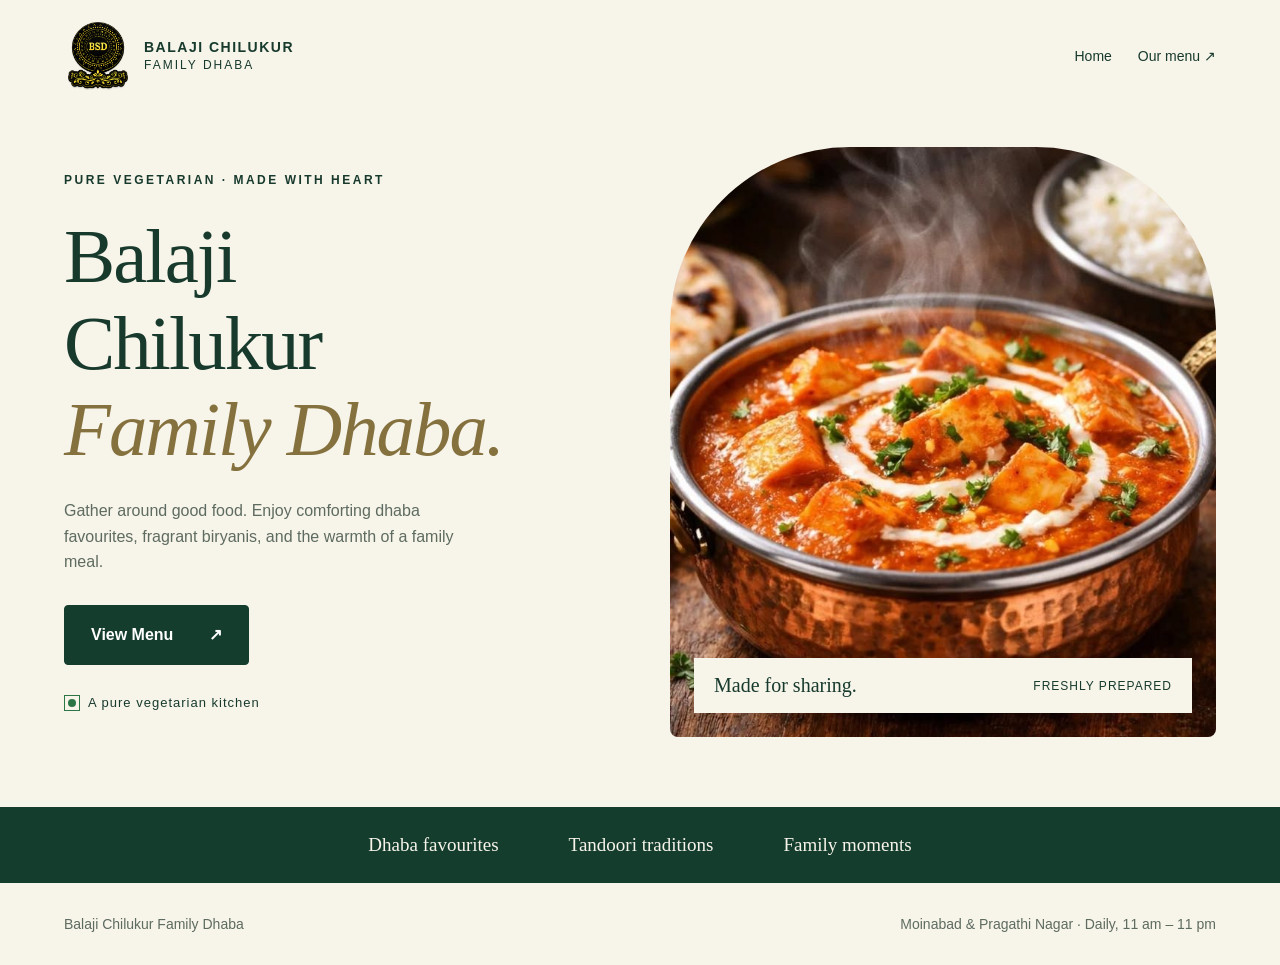
<file: index.html>
<!doctype html><html lang="en"><head><meta charset="utf-8"><meta name="viewport" content="width=device-width,initial-scale=1"><meta name="theme-color" content="#153d2e"><title>Balaji Chilukur Family Dhaba</title><meta name="description" content="Welcome to Balaji Chilukur Family Dhaba. Explore our pure vegetarian menu, from tandoori favourites to fragrant biryanis."><link rel="icon" href="logo.png?v=20260913" type="image/png"><link rel="stylesheet" href="style.css?v=20260913-cards2"></head><body><a class="skip" href="#main">Skip to content</a><header class="top"><a class="brand" href="./"><img class="brand-logo" src="logo.png?v=20260913" alt="" width="52" height="52"><span>BALAJI CHILUKUR<small>FAMILY DHABA</small></span></a><nav class="nav" aria-label="Main navigation"><a class="home-link" href="./" aria-current="page">Home</a><a href="menu/">Our menu ↗</a></nav></header><main id="main"><section class="hero"><div><span class="eyebrow">Pure vegetarian · Made with heart</span><h1>Balaji<br>Chilukur<br><em>Family Dhaba.</em></h1><p class="intro">Gather around good food. Enjoy comforting dhaba favourites, fragrant biryanis, and the warmth of a family meal.</p><a class="button" href="menu/">View Menu <span aria-hidden="true">↗</span></a><div class="veg-label"><span class="veg-icon" aria-hidden="true"></span> A pure vegetarian kitchen</div></div><div class="hero-photo"><img src="hero.jpg" alt="Paneer butter masala garnished with cream and herbs" width="600" height="700" fetchpriority="high"><div class="photo-note"><span>Made for sharing.</span><small>FRESHLY PREPARED</small></div></div></section><div class="welcome-strip"><span>Dhaba favourites</span><span>Tandoori traditions</span><span>Family moments</span></div></main><footer class="footer"><span>Balaji Chilukur Family Dhaba</span><span>Moinabad & Pragathi Nagar · Daily, 11 am – 11 pm</span></footer></body></html>
</file>
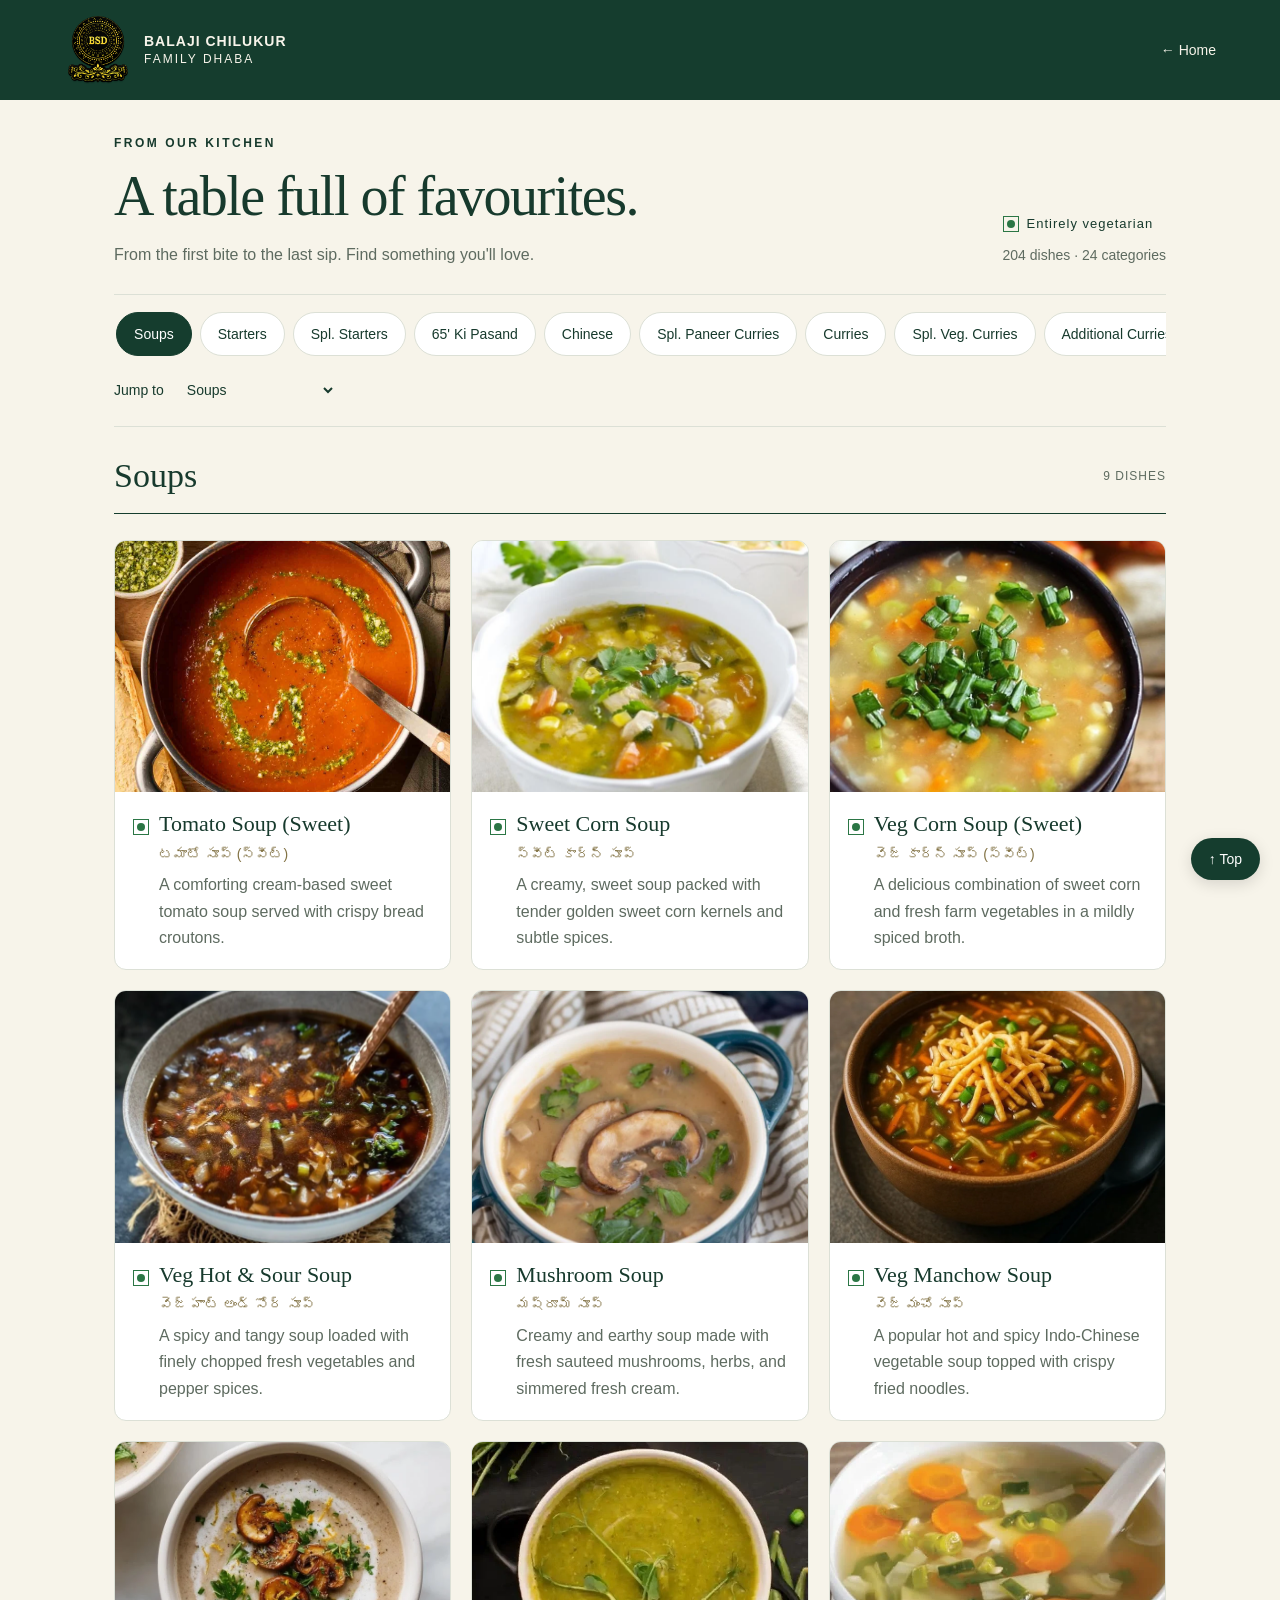
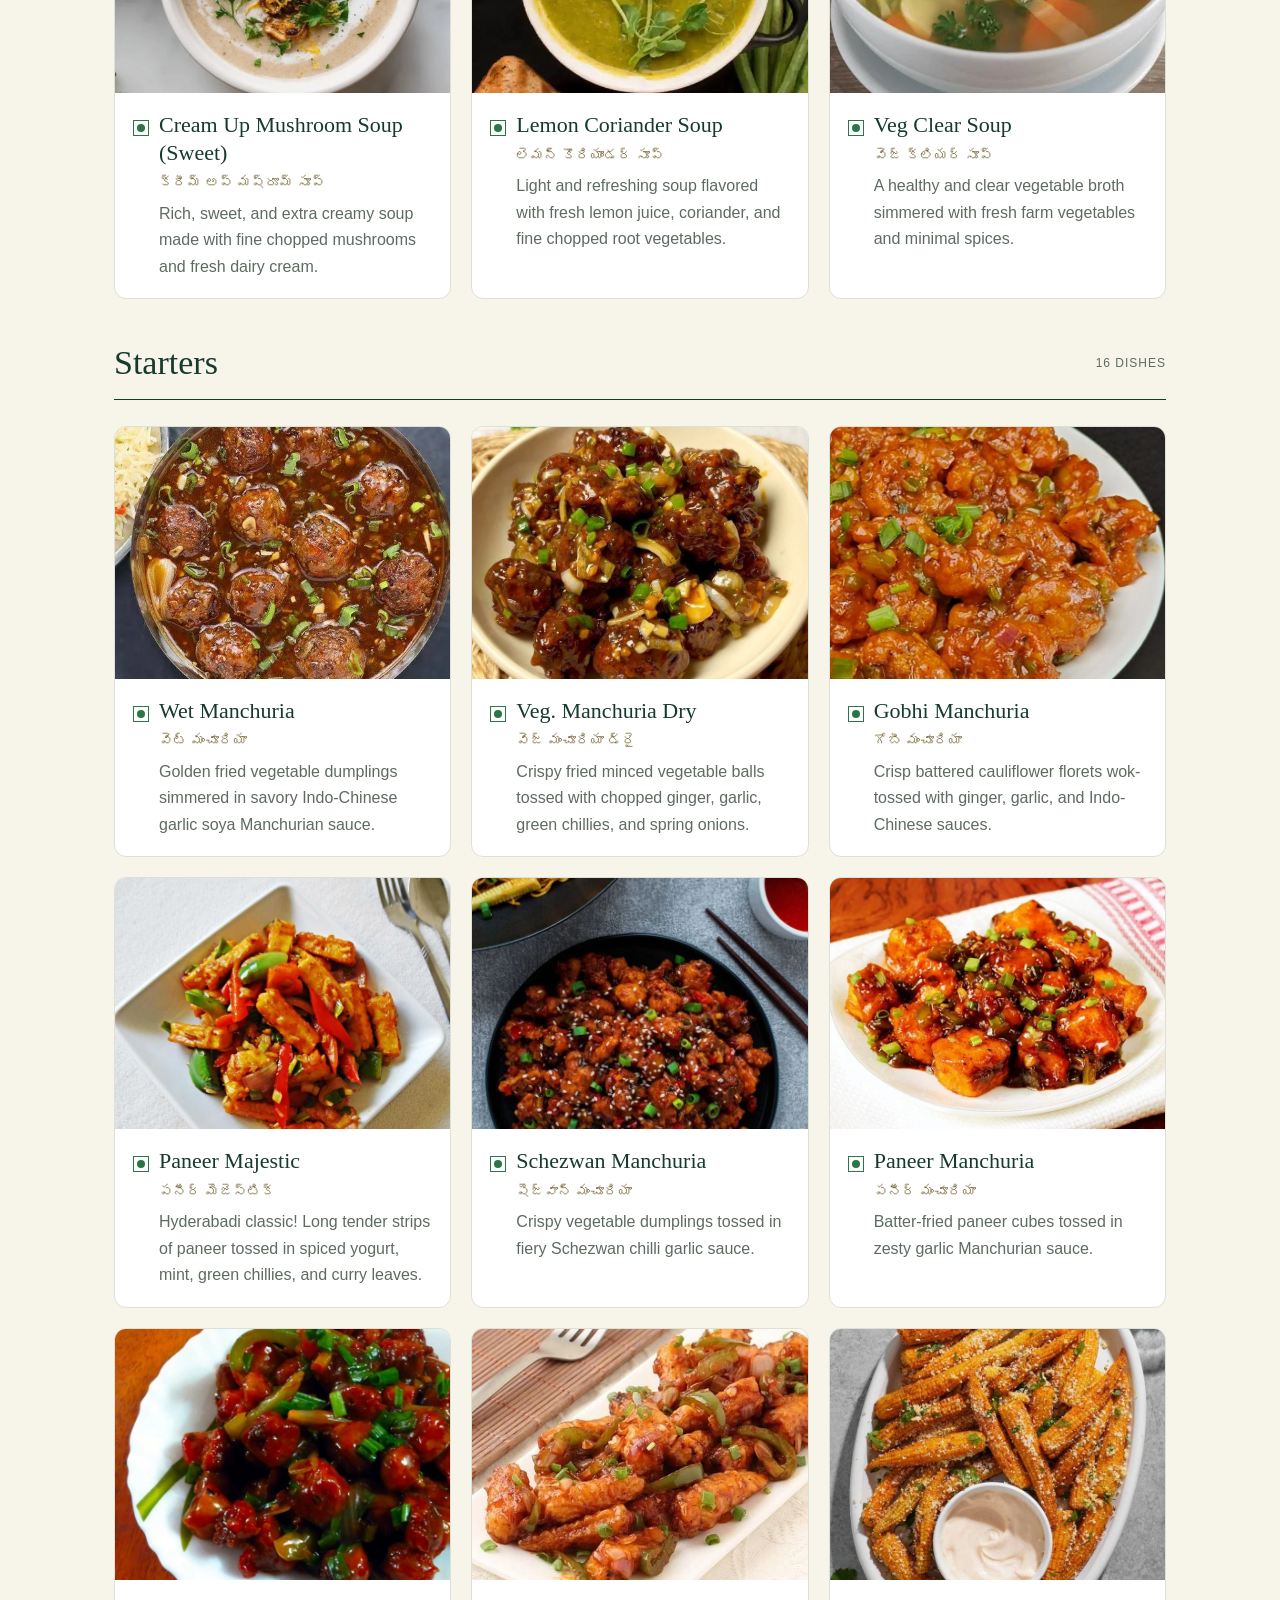
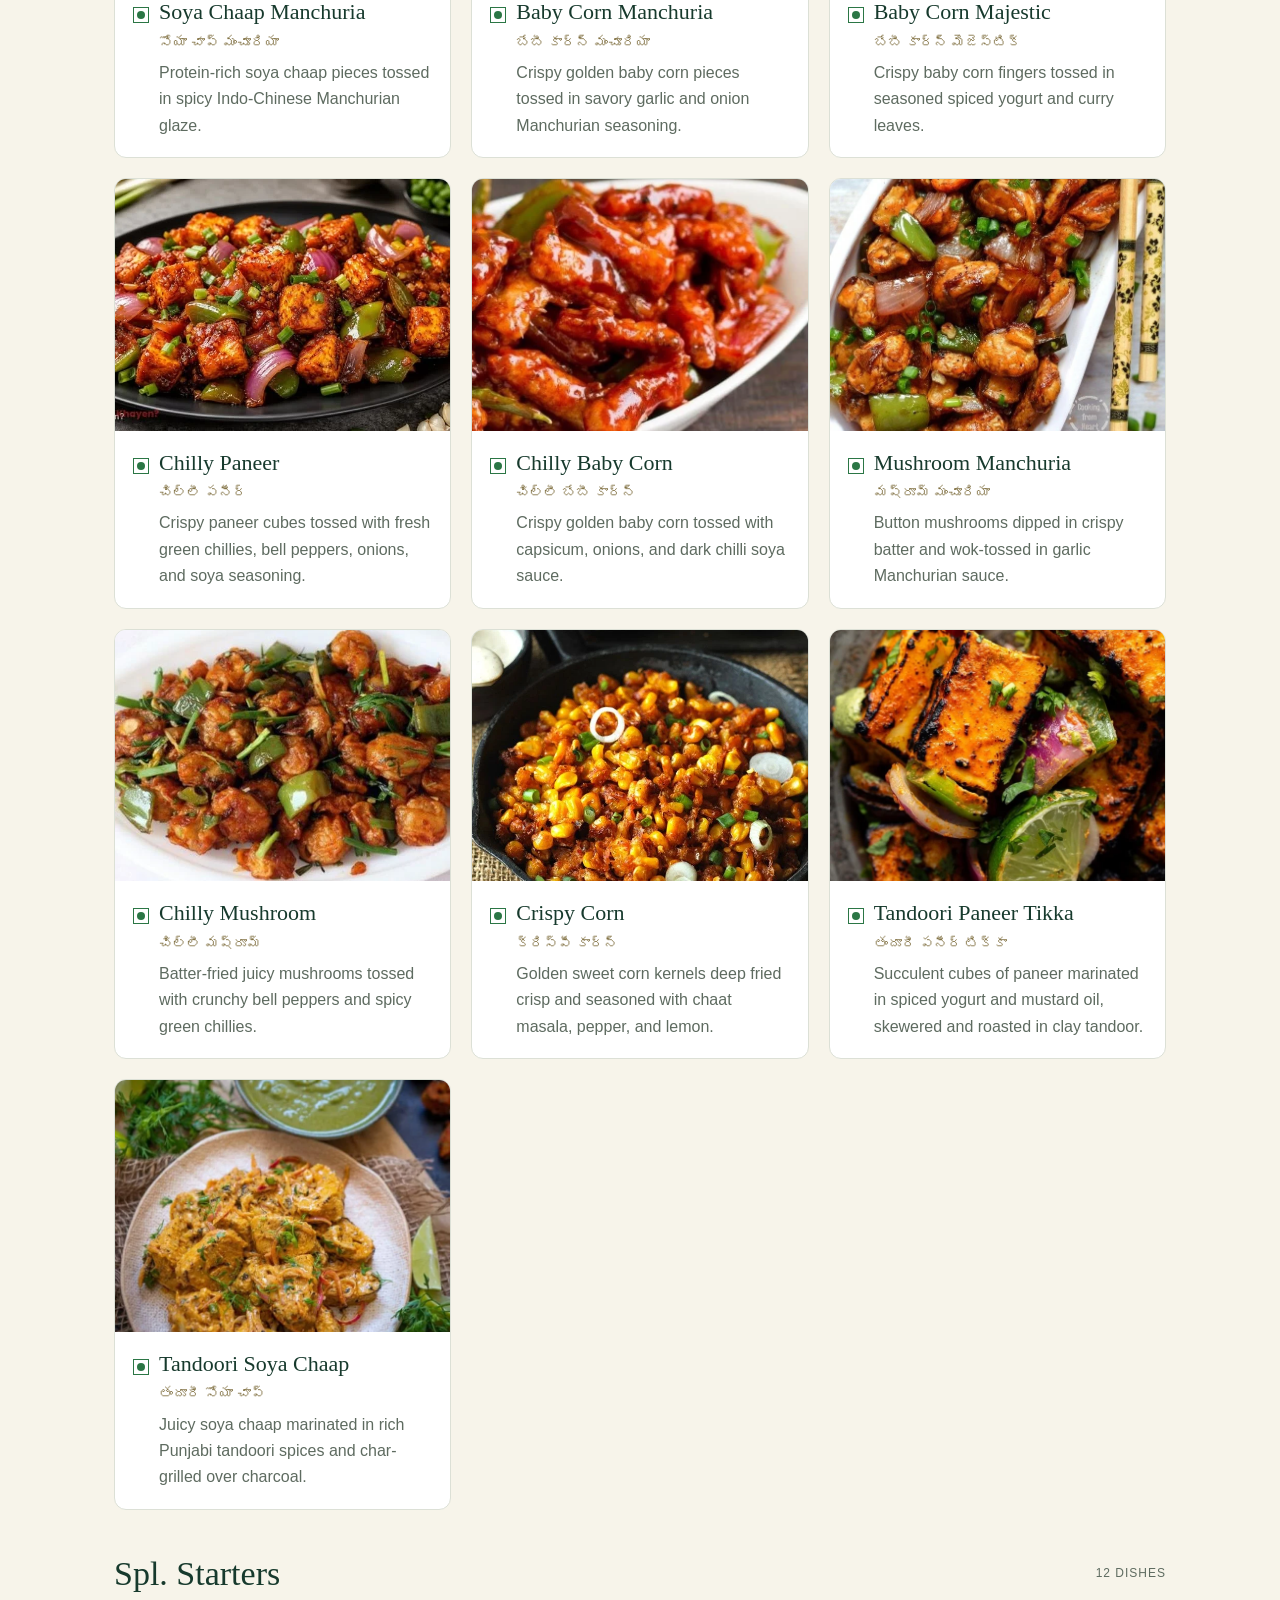
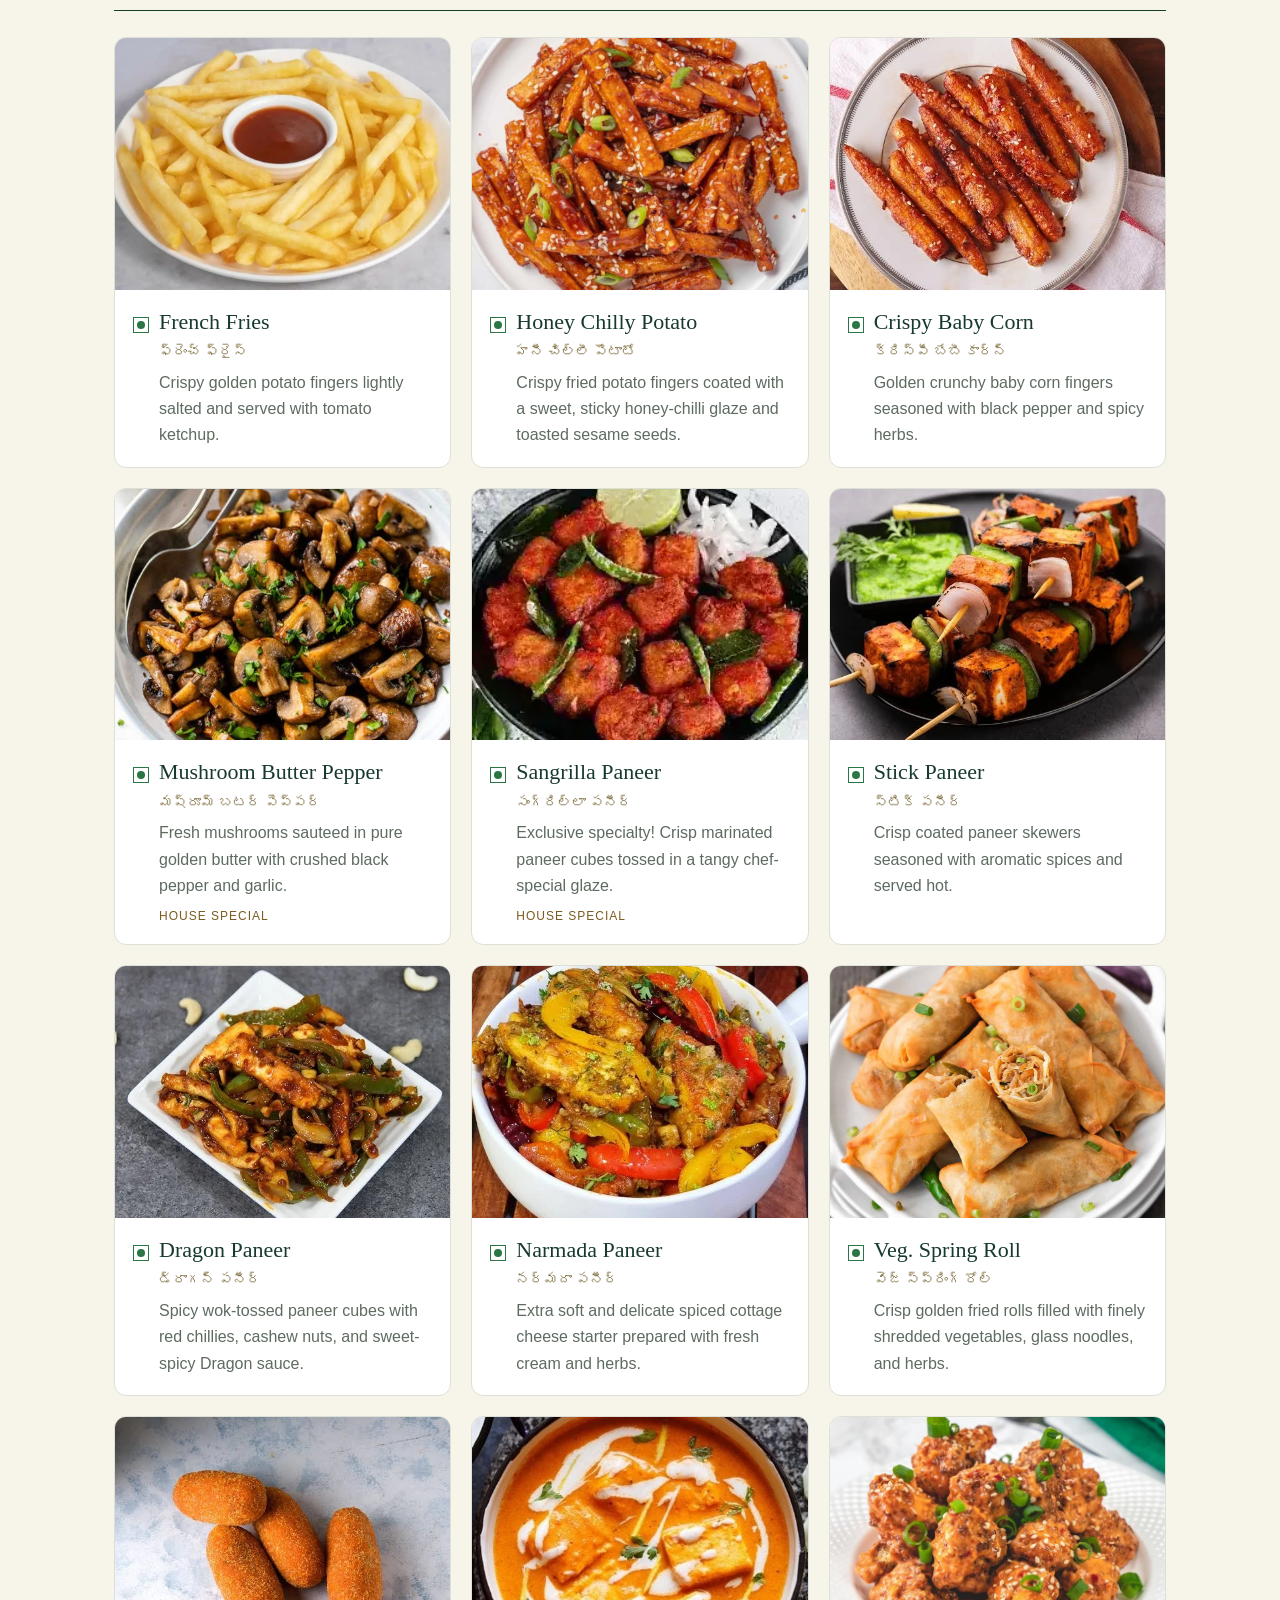
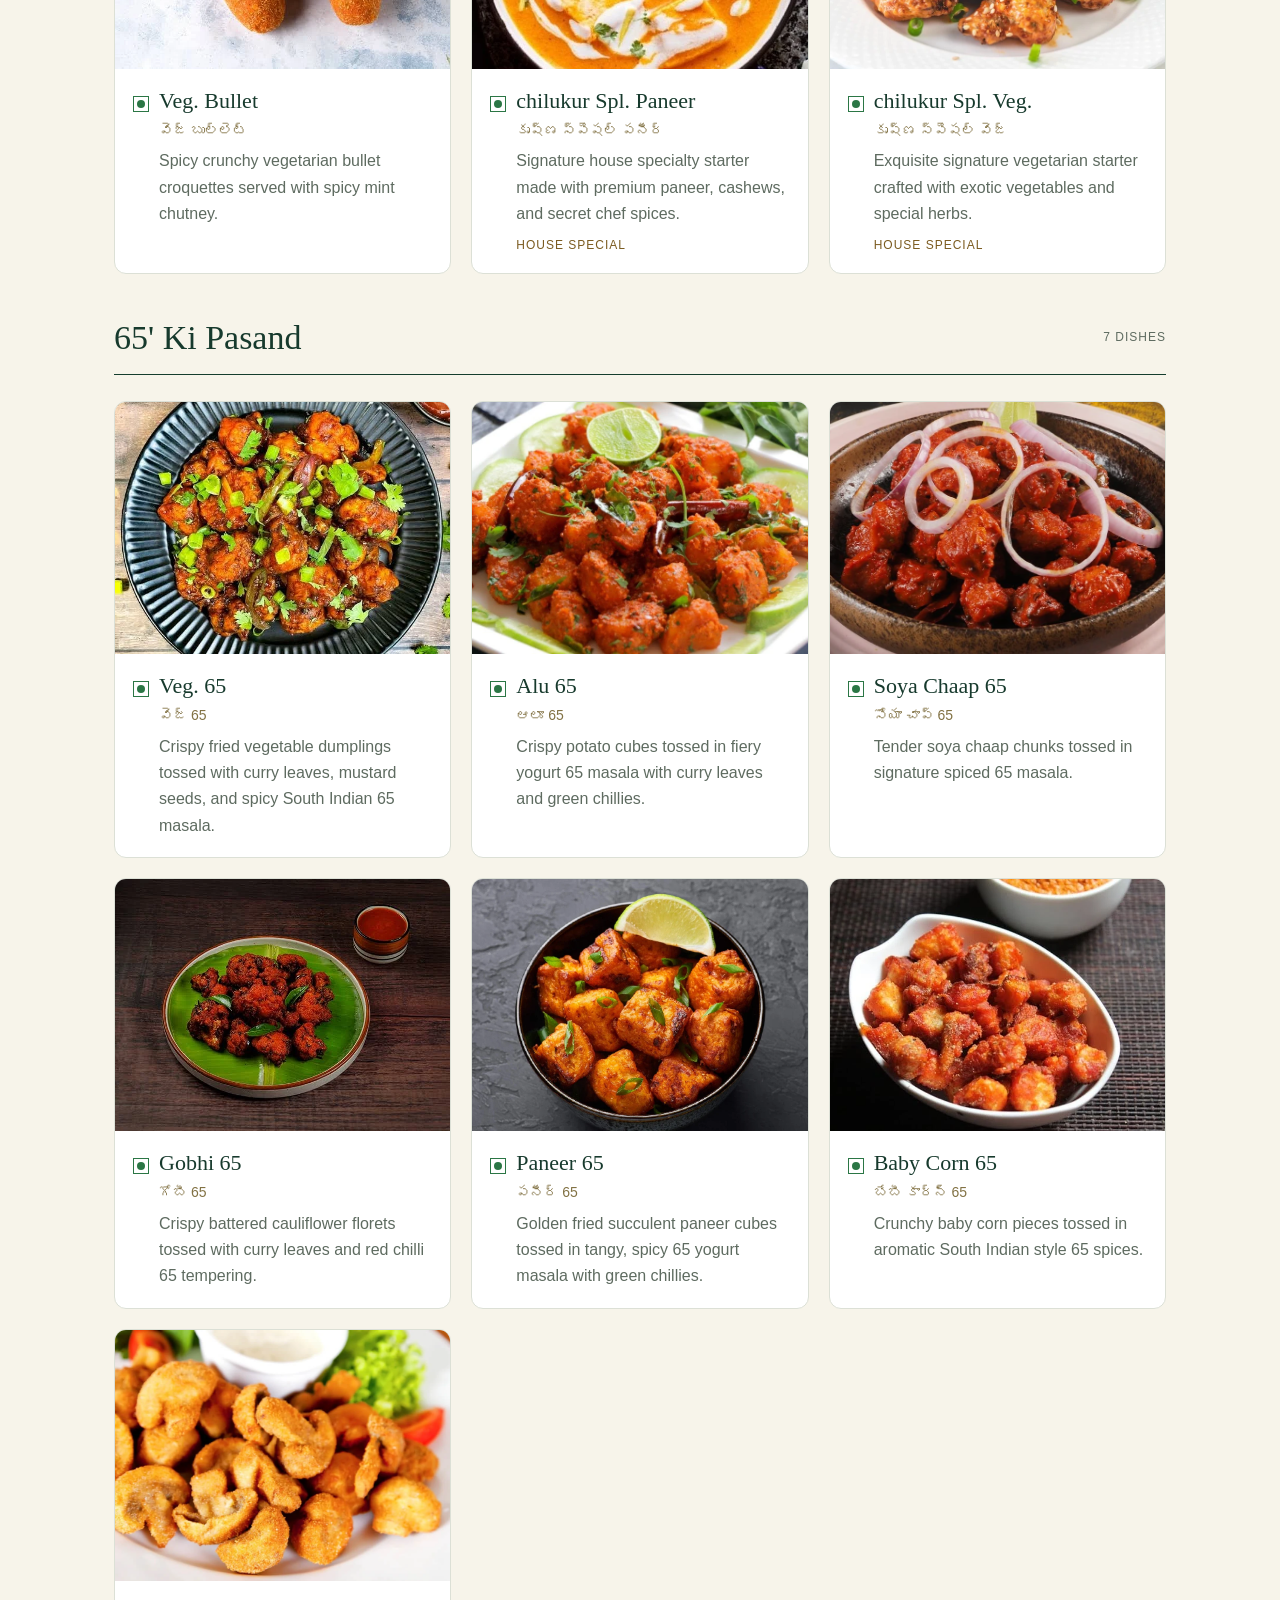
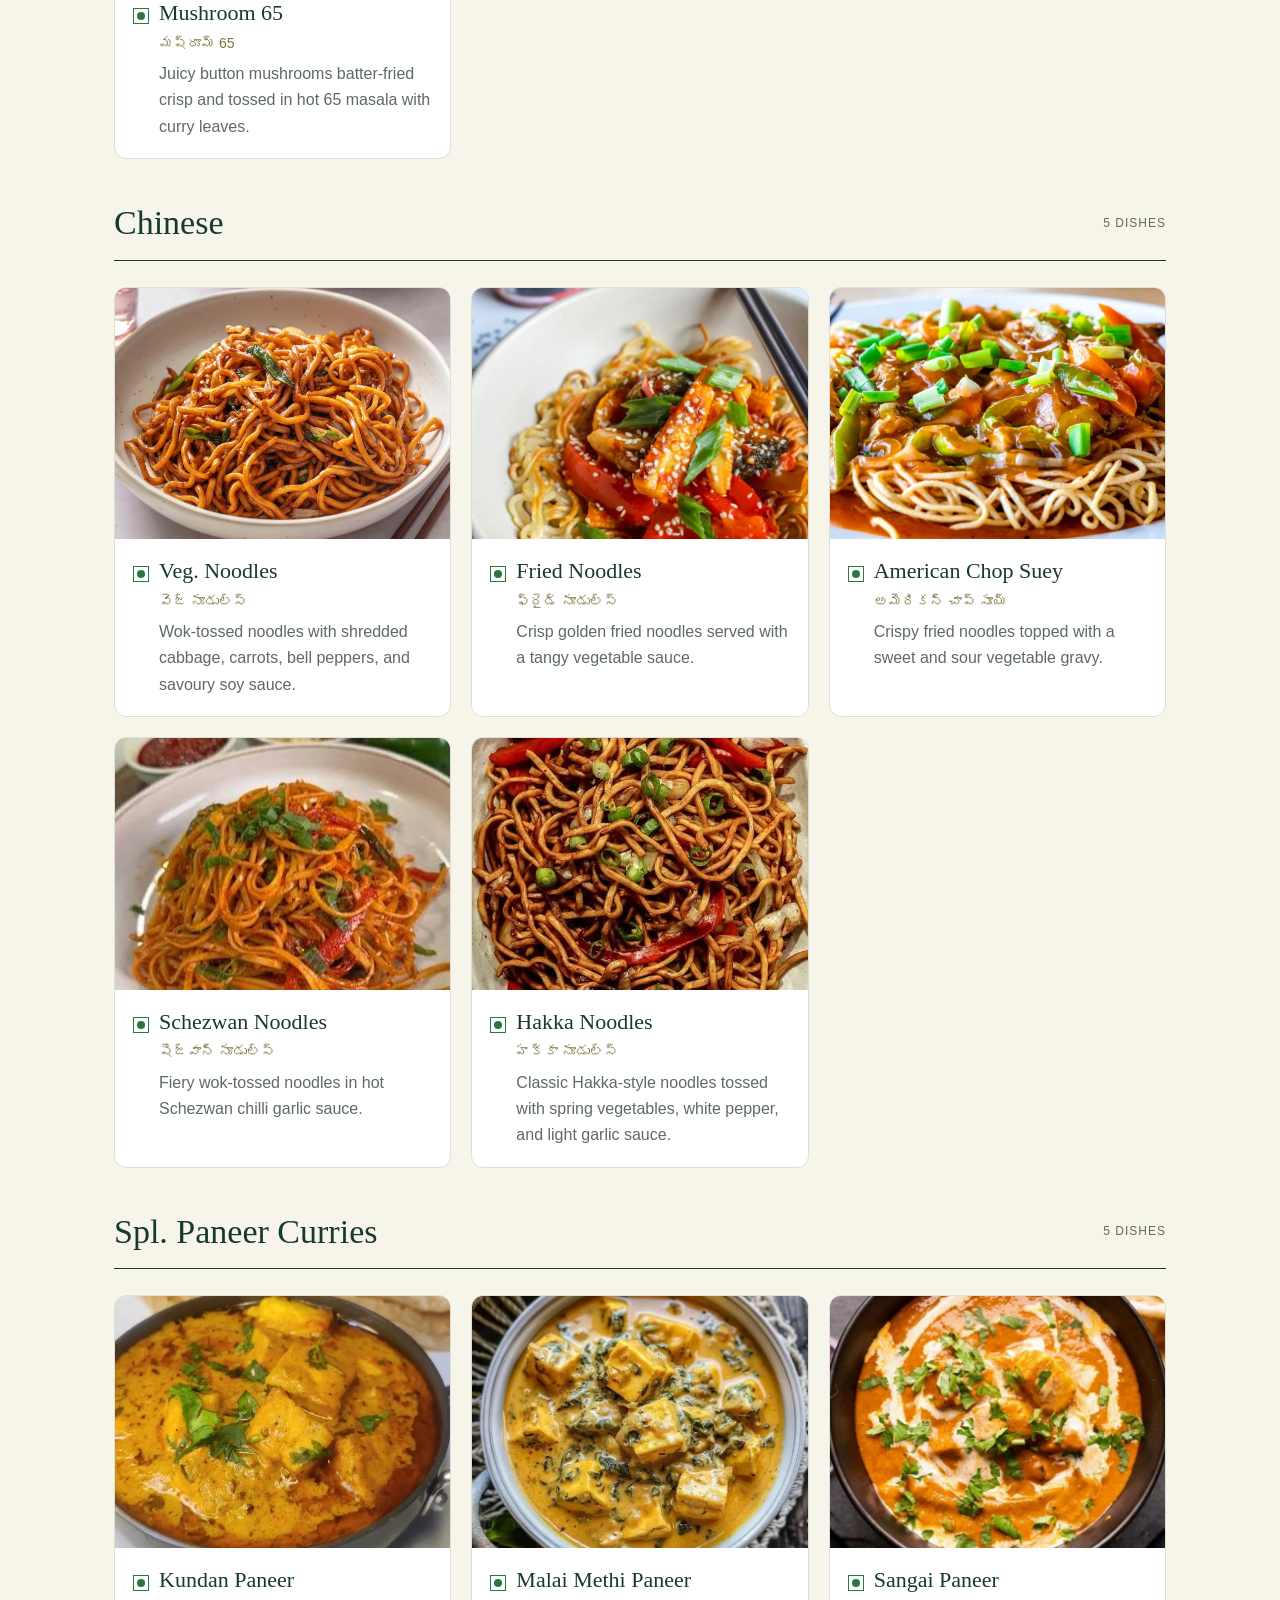
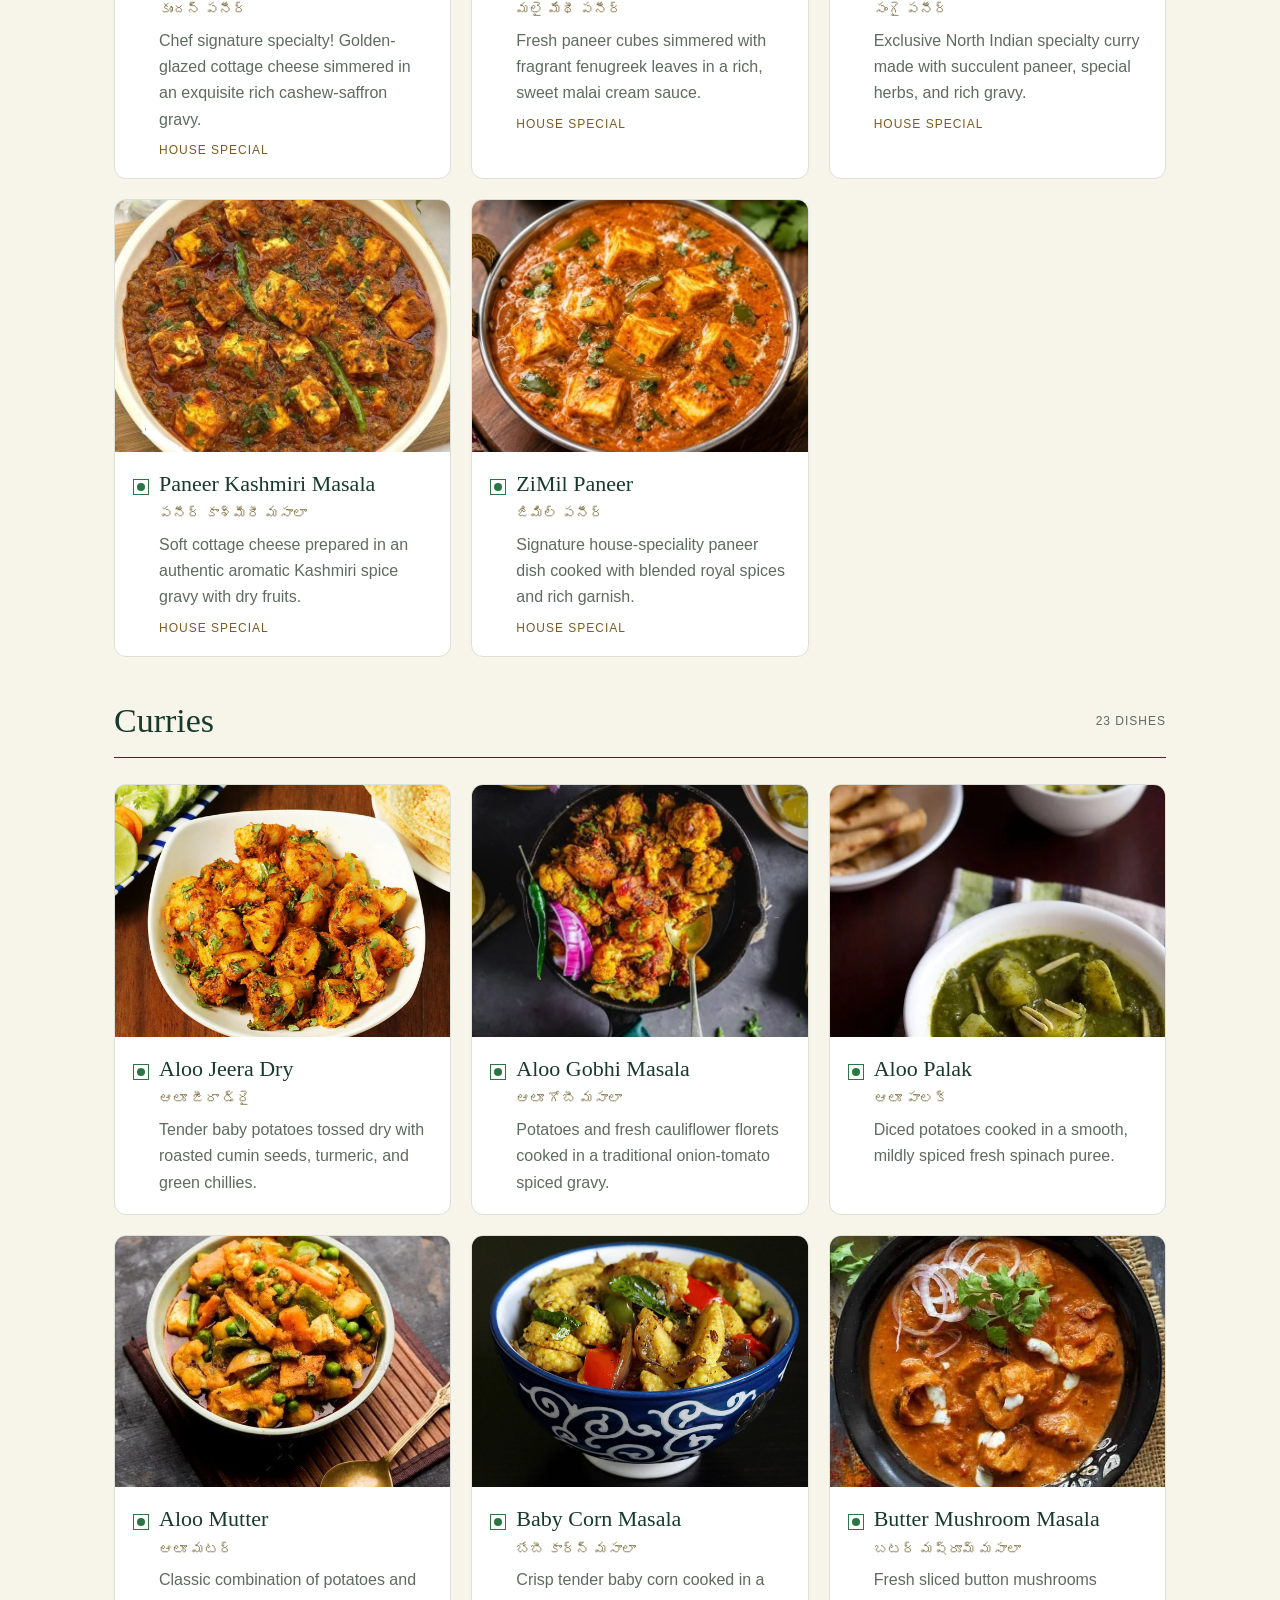
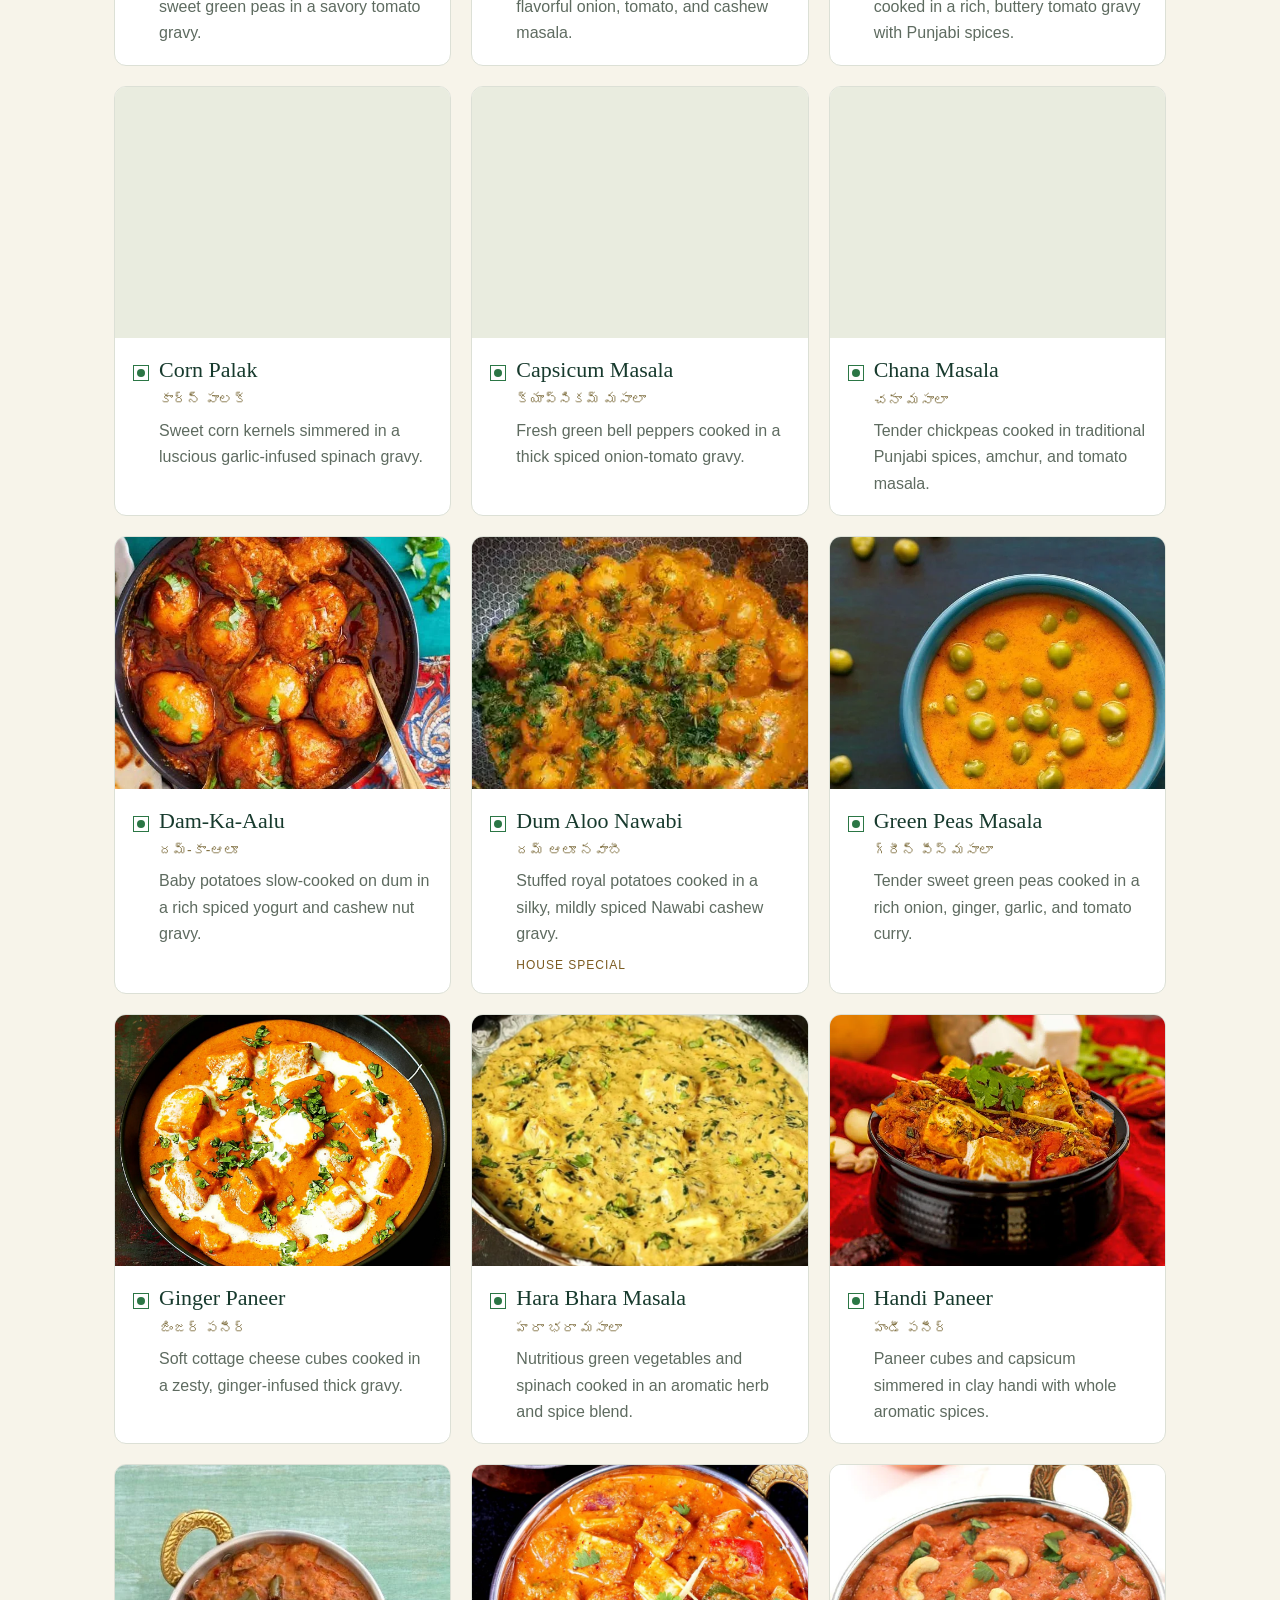
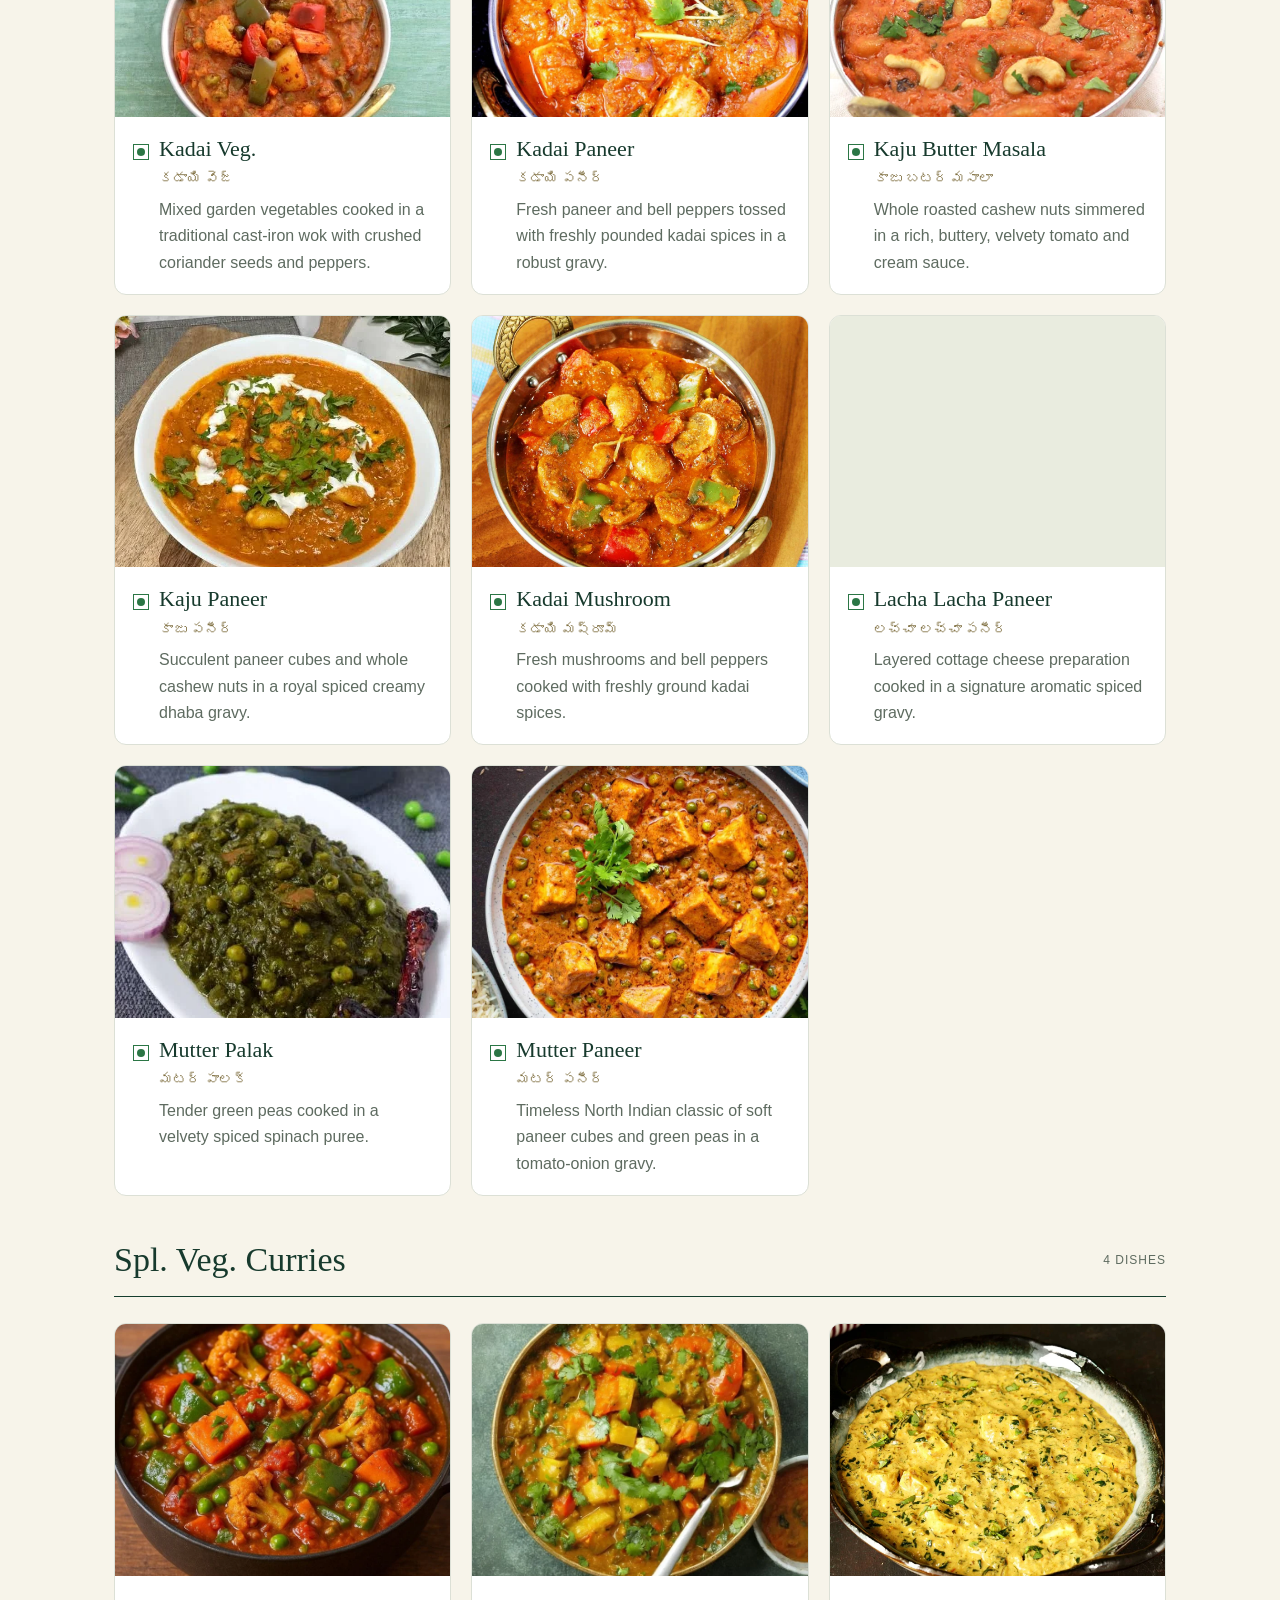
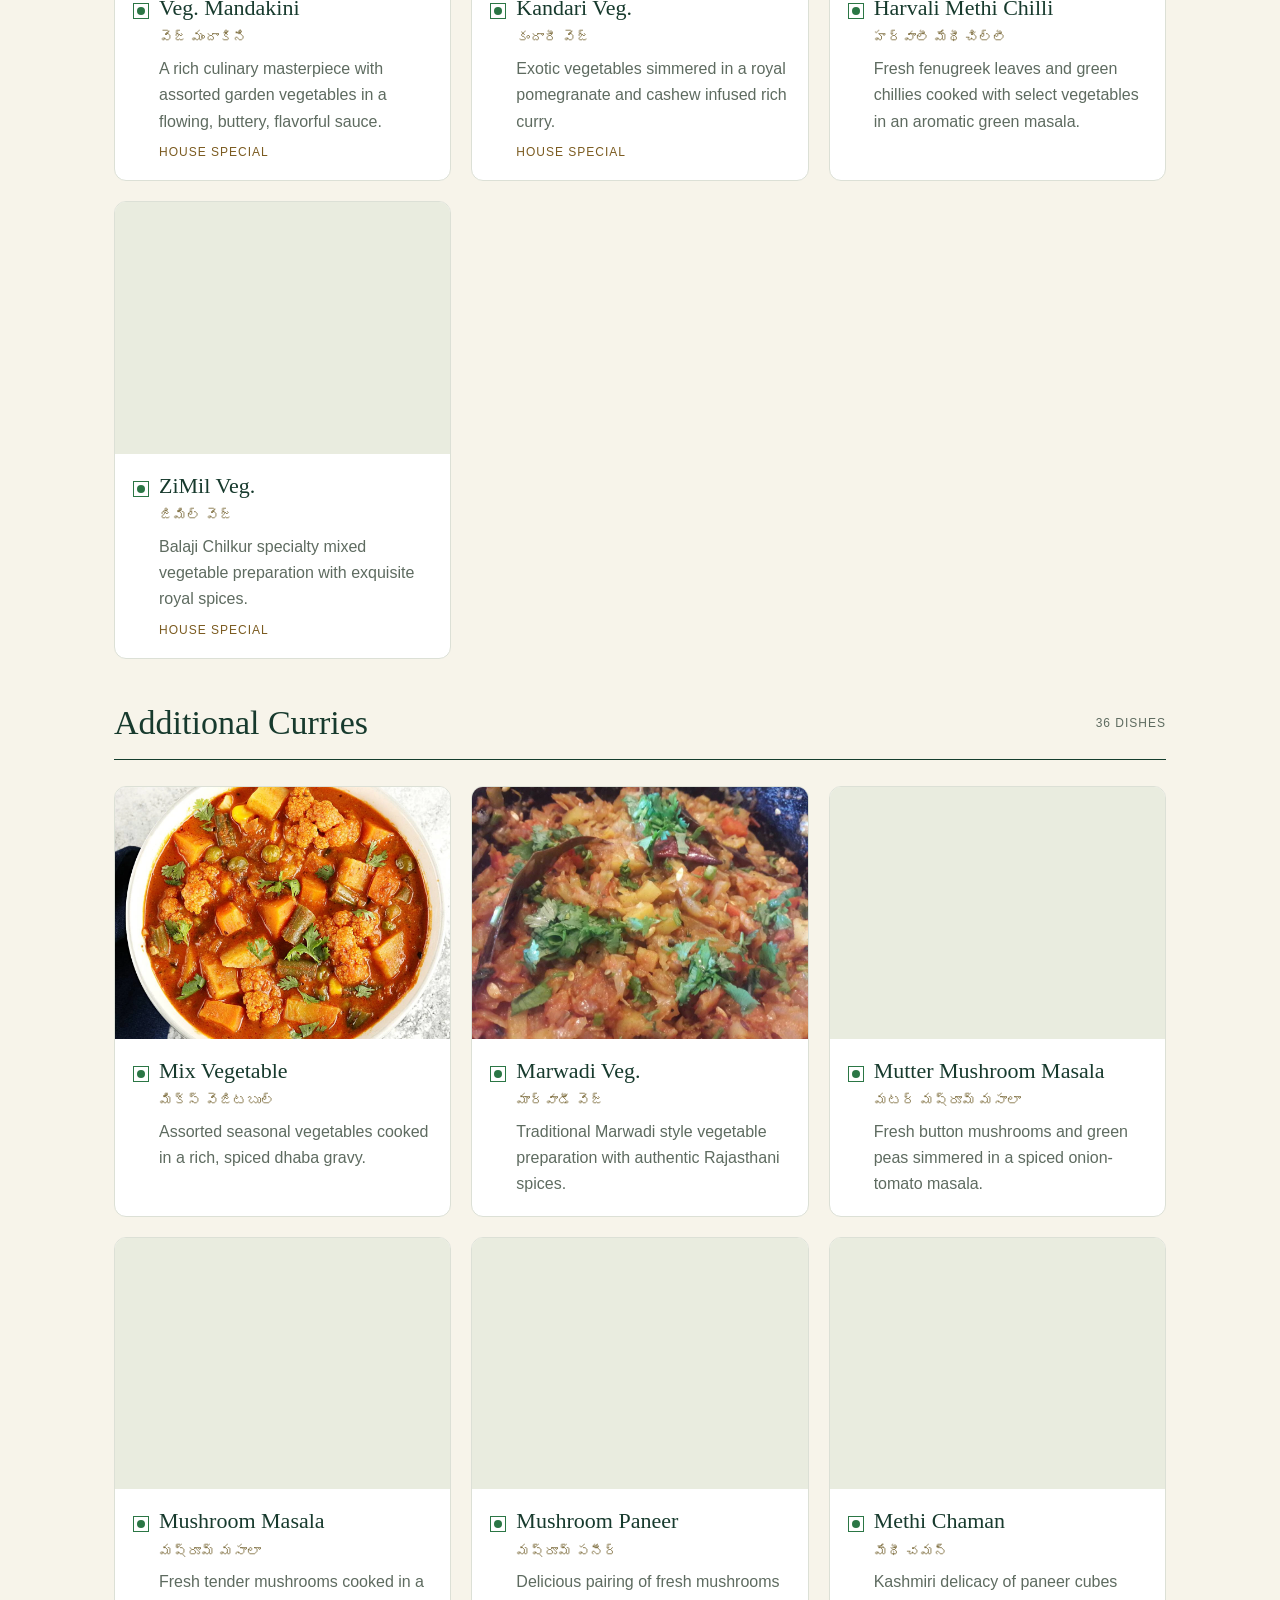
<file: menu/index.html>
<!doctype html><html lang="en"><head><meta charset="utf-8"><meta name="viewport" content="width=device-width,initial-scale=1"><meta name="theme-color" content="#153d2e"><title>Our Menu | Balaji Chilukur Family Dhaba</title><meta name="description" content="Explore the pure vegetarian menu at Balaji Chilukur Family Dhaba. Soups, starters, curries, biryanis, tandoori breads, and drinks."><link rel="icon" href="../logo.png?v=20260913" type="image/png"><link rel="stylesheet" href="../style.css?v=20260913-cards2"><script src="../menu.js?v=20260913" defer></script></head><body id="top"><a class="skip" href="#menu">Skip to menu</a><header class="menu-top"><div class="top"><a class="brand" href="../"><img class="brand-logo" src="../logo.png?v=20260913" alt="" width="52" height="52"><span>BALAJI CHILUKUR<small>FAMILY DHABA</small></span></a><nav class="nav" aria-label="Main navigation"><a href="../">← Home</a></nav></div></header><main id="menu"><div class="menu-head"><div><span class="eyebrow">From our kitchen</span><h1>A table full of favourites.</h1><p>From the first bite to the last sip. Find something you'll love.</p></div><div class="menu-count"><div class="veg-label"><span class="veg-icon" aria-hidden="true"></span> Entirely vegetarian</div><span style="color:var(--muted);font-size:14px">204 dishes · 24 categories</span></div></div><div class="menu-layout"><div class="category-bar"><nav class="category-links" aria-label="Menu categories"><a href="#soups">Soups</a><a href="#starters">Starters</a><a href="#spl-starters">Spl. Starters</a><a href="#65-ki-pasand">65&#x27; Ki Pasand</a><a href="#chinese">Chinese</a><a href="#spl-paneer-curries">Spl. Paneer Curries</a><a href="#curries">Curries</a><a href="#spl-veg-curries">Spl. Veg. Curries</a><a href="#additional-curries">Additional Curries</a><a href="#kofta-ki-curries">Kofta Ki Curries</a><a href="#dal-bahar">Dal Bahar</a><a href="#roti">Roti</a><a href="#naan">Naan</a><a href="#paratha-in-tandoor">Paratha In Tandoor</a><a href="#rice">Rice</a><a href="#biryani">Biryani</a><a href="#pullaw">Pulao</a><a href="#fried-rice">Fried Rice</a><a href="#papad">Papad</a><a href="#raita">Raita</a><a href="#salad">Salad</a><a href="#jumbo-family-pack">Jumbo Family Pack</a><a href="#combo-family-pack">Combo Family Pack</a><a href="#soft-drinks">Soft Drinks</a></nav><label class="jump">Jump to <select id="category-select" aria-label="Jump to menu category"><option value="soups">Soups</option><option value="starters">Starters</option><option value="spl-starters">Spl. Starters</option><option value="65-ki-pasand">65&#x27; Ki Pasand</option><option value="chinese">Chinese</option><option value="spl-paneer-curries">Spl. Paneer Curries</option><option value="curries">Curries</option><option value="spl-veg-curries">Spl. Veg. Curries</option><option value="additional-curries">Additional Curries</option><option value="kofta-ki-curries">Kofta Ki Curries</option><option value="dal-bahar">Dal Bahar</option><option value="roti">Roti</option><option value="naan">Naan</option><option value="paratha-in-tandoor">Paratha In Tandoor</option><option value="rice">Rice</option><option value="biryani">Biryani</option><option value="pullaw">Pulao</option><option value="fried-rice">Fried Rice</option><option value="papad">Papad</option><option value="raita">Raita</option><option value="salad">Salad</option><option value="jumbo-family-pack">Jumbo Family Pack</option><option value="combo-family-pack">Combo Family Pack</option><option value="soft-drinks">Soft Drinks</option></select></label></div><section class="section" id="soups" aria-labelledby="heading-soups"><div class="section-title"><h2 id="heading-soups">Soups</h2><span>9 DISHES</span></div><div class="dishes"><article class="dish"><div class="dish-photo-wrap"><img class="dish-photo" src="../photos/f24b9ba9c3d5a4f9.webp" alt="Tomato Soup (Sweet)" width="560" height="420" loading="lazy" decoding="async"></div><div class="dish-copy"><div class="dish-heading"><span class="veg-icon" aria-hidden="true"></span><h3>Tomato Soup (Sweet)</h3></div><p class="telugu" lang="te">టమాటో సూప్ (స్వీట్)</p><p class="description">A comforting cream-based sweet tomato soup served with crispy bread croutons.</p></div></article><article class="dish"><div class="dish-photo-wrap"><img class="dish-photo" src="../photos/987a3c6464b7f7da.webp" alt="Sweet Corn Soup" width="560" height="420" loading="lazy" decoding="async"></div><div class="dish-copy"><div class="dish-heading"><span class="veg-icon" aria-hidden="true"></span><h3>Sweet Corn Soup</h3></div><p class="telugu" lang="te">స్వీట్ కార్న్ సూప్</p><p class="description">A creamy, sweet soup packed with tender golden sweet corn kernels and subtle spices.</p></div></article><article class="dish"><div class="dish-photo-wrap"><img class="dish-photo" src="../photos/5ab9088b6b2753fc.webp" alt="Veg Corn Soup (Sweet)" width="560" height="420" loading="lazy" decoding="async"></div><div class="dish-copy"><div class="dish-heading"><span class="veg-icon" aria-hidden="true"></span><h3>Veg Corn Soup (Sweet)</h3></div><p class="telugu" lang="te">వెజ్ కార్న్ సూప్ (స్వీట్)</p><p class="description">A delicious combination of sweet corn and fresh farm vegetables in a mildly spiced broth.</p></div></article><article class="dish"><div class="dish-photo-wrap"><img class="dish-photo" src="../photos/8ab13bf1fed1ce4d.webp" alt="Veg Hot &amp; Sour Soup" width="560" height="420" loading="lazy" decoding="async"></div><div class="dish-copy"><div class="dish-heading"><span class="veg-icon" aria-hidden="true"></span><h3>Veg Hot &amp; Sour Soup</h3></div><p class="telugu" lang="te">వెజ్ హాట్ అండ్ సోర్ సూప్</p><p class="description">A spicy and tangy soup loaded with finely chopped fresh vegetables and pepper spices.</p></div></article><article class="dish"><div class="dish-photo-wrap"><img class="dish-photo" src="../photos/37abed4f7a5bd51c.webp" alt="Mushroom Soup" width="560" height="420" loading="lazy" decoding="async"></div><div class="dish-copy"><div class="dish-heading"><span class="veg-icon" aria-hidden="true"></span><h3>Mushroom Soup</h3></div><p class="telugu" lang="te">మష్రూమ్ సూప్</p><p class="description">Creamy and earthy soup made with fresh sauteed mushrooms, herbs, and simmered fresh cream.</p></div></article><article class="dish"><div class="dish-photo-wrap"><img class="dish-photo" src="../photos/ff7eda9b12d82bc3.webp" alt="Veg Manchow Soup" width="560" height="420" loading="lazy" decoding="async"></div><div class="dish-copy"><div class="dish-heading"><span class="veg-icon" aria-hidden="true"></span><h3>Veg Manchow Soup</h3></div><p class="telugu" lang="te">వెజ్ మంచో సూప్</p><p class="description">A popular hot and spicy Indo-Chinese vegetable soup topped with crispy fried noodles.</p></div></article><article class="dish"><div class="dish-photo-wrap"><img class="dish-photo" src="../photos/ec74b921b253b454.webp" alt="Cream Up Mushroom Soup (Sweet)" width="560" height="420" loading="lazy" decoding="async"></div><div class="dish-copy"><div class="dish-heading"><span class="veg-icon" aria-hidden="true"></span><h3>Cream Up Mushroom Soup (Sweet)</h3></div><p class="telugu" lang="te">క్రీమ్ అప్ మష్రూమ్ సూప్</p><p class="description">Rich, sweet, and extra creamy soup made with fine chopped mushrooms and fresh dairy cream.</p></div></article><article class="dish"><div class="dish-photo-wrap"><img class="dish-photo" src="../photos/ebe09137ccf534fa.webp" alt="Lemon Coriander Soup" width="560" height="420" loading="lazy" decoding="async"></div><div class="dish-copy"><div class="dish-heading"><span class="veg-icon" aria-hidden="true"></span><h3>Lemon Coriander Soup</h3></div><p class="telugu" lang="te">లెమన్ కొరియాండర్ సూప్</p><p class="description">Light and refreshing soup flavored with fresh lemon juice, coriander, and fine chopped root vegetables.</p></div></article><article class="dish"><div class="dish-photo-wrap"><img class="dish-photo" src="../photos/40a486155909b4e8.webp" alt="Veg Clear Soup" width="560" height="420" loading="lazy" decoding="async"></div><div class="dish-copy"><div class="dish-heading"><span class="veg-icon" aria-hidden="true"></span><h3>Veg Clear Soup</h3></div><p class="telugu" lang="te">వెజ్ క్లియర్ సూప్</p><p class="description">A healthy and clear vegetable broth simmered with fresh farm vegetables and minimal spices.</p></div></article></div></section><section class="section" id="starters" aria-labelledby="heading-starters"><div class="section-title"><h2 id="heading-starters">Starters</h2><span>16 DISHES</span></div><div class="dishes"><article class="dish"><div class="dish-photo-wrap"><img class="dish-photo" src="../photos/2091485706323439.webp" alt="Wet Manchuria" width="560" height="420" loading="lazy" decoding="async"></div><div class="dish-copy"><div class="dish-heading"><span class="veg-icon" aria-hidden="true"></span><h3>Wet Manchuria</h3></div><p class="telugu" lang="te">వెట్ మంచూరియా</p><p class="description">Golden fried vegetable dumplings simmered in savory Indo-Chinese garlic soya Manchurian sauce.</p></div></article><article class="dish"><div class="dish-photo-wrap"><img class="dish-photo" src="../photos/49d8cec2d3c1db0f.webp" alt="Veg. Manchuria Dry" width="560" height="420" loading="lazy" decoding="async"></div><div class="dish-copy"><div class="dish-heading"><span class="veg-icon" aria-hidden="true"></span><h3>Veg. Manchuria Dry</h3></div><p class="telugu" lang="te">వెజ్ మంచూరియా డ్రై</p><p class="description">Crispy fried minced vegetable balls tossed with chopped ginger, garlic, green chillies, and spring onions.</p></div></article><article class="dish"><div class="dish-photo-wrap"><img class="dish-photo" src="../photos/a65d550ce10bd5d3.webp" alt="Gobhi Manchuria" width="560" height="420" loading="lazy" decoding="async"></div><div class="dish-copy"><div class="dish-heading"><span class="veg-icon" aria-hidden="true"></span><h3>Gobhi Manchuria</h3></div><p class="telugu" lang="te">గోబీ మంచూరియా</p><p class="description">Crisp battered cauliflower florets wok-tossed with ginger, garlic, and Indo-Chinese sauces.</p></div></article><article class="dish"><div class="dish-photo-wrap"><img class="dish-photo" src="../photos/47ddc64aadd758f3.webp" alt="Paneer Majestic" width="560" height="420" loading="lazy" decoding="async"></div><div class="dish-copy"><div class="dish-heading"><span class="veg-icon" aria-hidden="true"></span><h3>Paneer Majestic</h3></div><p class="telugu" lang="te">పనీర్ మెజెస్టిక్</p><p class="description">Hyderabadi classic! Long tender strips of paneer tossed in spiced yogurt, mint, green chillies, and curry leaves.</p></div></article><article class="dish"><div class="dish-photo-wrap"><img class="dish-photo" src="../photos/3cc22c163e35cf3d.webp" alt="Schezwan Manchuria" width="560" height="420" loading="lazy" decoding="async"></div><div class="dish-copy"><div class="dish-heading"><span class="veg-icon" aria-hidden="true"></span><h3>Schezwan Manchuria</h3></div><p class="telugu" lang="te">షెజ్వాన్ మంచూరియా</p><p class="description">Crispy vegetable dumplings tossed in fiery Schezwan chilli garlic sauce.</p></div></article><article class="dish"><div class="dish-photo-wrap"><img class="dish-photo" src="../photos/e950e67f2a49c367.webp" alt="Paneer Manchuria" width="560" height="420" loading="lazy" decoding="async"></div><div class="dish-copy"><div class="dish-heading"><span class="veg-icon" aria-hidden="true"></span><h3>Paneer Manchuria</h3></div><p class="telugu" lang="te">పనీర్ మంచూరియా</p><p class="description">Batter-fried paneer cubes tossed in zesty garlic Manchurian sauce.</p></div></article><article class="dish"><div class="dish-photo-wrap"><img class="dish-photo" src="../photos/012d7b3a5e251995.webp" alt="Soya Chaap Manchuria" width="560" height="420" loading="lazy" decoding="async"></div><div class="dish-copy"><div class="dish-heading"><span class="veg-icon" aria-hidden="true"></span><h3>Soya Chaap Manchuria</h3></div><p class="telugu" lang="te">సోయా చాప్ మంచూరియా</p><p class="description">Protein-rich soya chaap pieces tossed in spicy Indo-Chinese Manchurian glaze.</p></div></article><article class="dish"><div class="dish-photo-wrap"><img class="dish-photo" src="../photos/b6130aa55bb232b3.webp" alt="Baby Corn Manchuria" width="560" height="420" loading="lazy" decoding="async"></div><div class="dish-copy"><div class="dish-heading"><span class="veg-icon" aria-hidden="true"></span><h3>Baby Corn Manchuria</h3></div><p class="telugu" lang="te">బేబీ కార్న్ మంచూరియా</p><p class="description">Crispy golden baby corn pieces tossed in savory garlic and onion Manchurian seasoning.</p></div></article><article class="dish"><div class="dish-photo-wrap"><img class="dish-photo" src="../photos/ff443c2c54ae57ff.webp" alt="Baby Corn Majestic" width="560" height="420" loading="lazy" decoding="async"></div><div class="dish-copy"><div class="dish-heading"><span class="veg-icon" aria-hidden="true"></span><h3>Baby Corn Majestic</h3></div><p class="telugu" lang="te">బేబీ కార్న్ మెజెస్టిక్</p><p class="description">Crispy baby corn fingers tossed in seasoned spiced yogurt and curry leaves.</p></div></article><article class="dish"><div class="dish-photo-wrap"><img class="dish-photo" src="../photos/d81d366246fd5b7a.webp" alt="Chilly Paneer" width="560" height="420" loading="lazy" decoding="async"></div><div class="dish-copy"><div class="dish-heading"><span class="veg-icon" aria-hidden="true"></span><h3>Chilly Paneer</h3></div><p class="telugu" lang="te">చిల్లీ పనీర్</p><p class="description">Crispy paneer cubes tossed with fresh green chillies, bell peppers, onions, and soya seasoning.</p></div></article><article class="dish"><div class="dish-photo-wrap"><img class="dish-photo" src="../photos/f9373af76739b066.webp" alt="Chilly Baby Corn" width="560" height="420" loading="lazy" decoding="async"></div><div class="dish-copy"><div class="dish-heading"><span class="veg-icon" aria-hidden="true"></span><h3>Chilly Baby Corn</h3></div><p class="telugu" lang="te">చిల్లీ బేబీ కార్న్</p><p class="description">Crispy golden baby corn tossed with capsicum, onions, and dark chilli soya sauce.</p></div></article><article class="dish"><div class="dish-photo-wrap"><img class="dish-photo" src="../photos/c05c83de61aceb50.webp" alt="Mushroom Manchuria" width="560" height="420" loading="lazy" decoding="async"></div><div class="dish-copy"><div class="dish-heading"><span class="veg-icon" aria-hidden="true"></span><h3>Mushroom Manchuria</h3></div><p class="telugu" lang="te">మష్రూమ్ మంచూరియా</p><p class="description">Button mushrooms dipped in crispy batter and wok-tossed in garlic Manchurian sauce.</p></div></article><article class="dish"><div class="dish-photo-wrap"><img class="dish-photo" src="../photos/6b9a6befb2460010.webp" alt="Chilly Mushroom" width="560" height="420" loading="lazy" decoding="async"></div><div class="dish-copy"><div class="dish-heading"><span class="veg-icon" aria-hidden="true"></span><h3>Chilly Mushroom</h3></div><p class="telugu" lang="te">చిల్లీ మష్రూమ్</p><p class="description">Batter-fried juicy mushrooms tossed with crunchy bell peppers and spicy green chillies.</p></div></article><article class="dish"><div class="dish-photo-wrap"><img class="dish-photo" src="../photos/37050d26e26722cc.webp" alt="Crispy Corn" width="560" height="420" loading="lazy" decoding="async"></div><div class="dish-copy"><div class="dish-heading"><span class="veg-icon" aria-hidden="true"></span><h3>Crispy Corn</h3></div><p class="telugu" lang="te">క్రిస్పీ కార్న్</p><p class="description">Golden sweet corn kernels deep fried crisp and seasoned with chaat masala, pepper, and lemon.</p></div></article><article class="dish"><div class="dish-photo-wrap"><img class="dish-photo" src="../photos/519dabc6c7ca93b0.webp" alt="Tandoori Paneer Tikka" width="560" height="420" loading="lazy" decoding="async"></div><div class="dish-copy"><div class="dish-heading"><span class="veg-icon" aria-hidden="true"></span><h3>Tandoori Paneer Tikka</h3></div><p class="telugu" lang="te">తందూరీ పనీర్ టిక్కా</p><p class="description">Succulent cubes of paneer marinated in spiced yogurt and mustard oil, skewered and roasted in clay tandoor.</p></div></article><article class="dish"><div class="dish-photo-wrap"><img class="dish-photo" src="../photos/331095186b9bdd25.webp" alt="Tandoori Soya Chaap" width="560" height="420" loading="lazy" decoding="async"></div><div class="dish-copy"><div class="dish-heading"><span class="veg-icon" aria-hidden="true"></span><h3>Tandoori Soya Chaap</h3></div><p class="telugu" lang="te">తందూరీ సోయా చాప్</p><p class="description">Juicy soya chaap marinated in rich Punjabi tandoori spices and char-grilled over charcoal.</p></div></article></div></section><section class="section" id="spl-starters" aria-labelledby="heading-spl-starters"><div class="section-title"><h2 id="heading-spl-starters">Spl. Starters</h2><span>12 DISHES</span></div><div class="dishes"><article class="dish"><div class="dish-photo-wrap"><img class="dish-photo" src="../photos/194b4b2baec82e46.webp" alt="French Fries" width="560" height="420" loading="lazy" decoding="async"></div><div class="dish-copy"><div class="dish-heading"><span class="veg-icon" aria-hidden="true"></span><h3>French Fries</h3></div><p class="telugu" lang="te">ఫ్రెంచ్ ఫ్రైస్</p><p class="description">Crispy golden potato fingers lightly salted and served with tomato ketchup.</p></div></article><article class="dish"><div class="dish-photo-wrap"><img class="dish-photo" src="../photos/be713b4d7a1b8f37.webp" alt="Honey Chilly Potato" width="560" height="420" loading="lazy" decoding="async"></div><div class="dish-copy"><div class="dish-heading"><span class="veg-icon" aria-hidden="true"></span><h3>Honey Chilly Potato</h3></div><p class="telugu" lang="te">హనీ చిల్లీ పొటాటో</p><p class="description">Crispy fried potato fingers coated with a sweet, sticky honey-chilli glaze and toasted sesame seeds.</p></div></article><article class="dish"><div class="dish-photo-wrap"><img class="dish-photo" src="../photos/49c1fddbd9952952.webp" alt="Crispy Baby Corn" width="560" height="420" loading="lazy" decoding="async"></div><div class="dish-copy"><div class="dish-heading"><span class="veg-icon" aria-hidden="true"></span><h3>Crispy Baby Corn</h3></div><p class="telugu" lang="te">క్రిస్పీ బేబీ కార్న్</p><p class="description">Golden crunchy baby corn fingers seasoned with black pepper and spicy herbs.</p></div></article><article class="dish"><div class="dish-photo-wrap"><img class="dish-photo" src="../photos/f7504a595976ffc4.webp" alt="Mushroom Butter Pepper" width="560" height="420" loading="lazy" decoding="async"></div><div class="dish-copy"><div class="dish-heading"><span class="veg-icon" aria-hidden="true"></span><h3>Mushroom Butter Pepper</h3></div><p class="telugu" lang="te">మష్రూమ్ బటర్ పెప్పర్</p><p class="description">Fresh mushrooms sauteed in pure golden butter with crushed black pepper and garlic.</p><p class="special">House special</p></div></article><article class="dish"><div class="dish-photo-wrap"><img class="dish-photo" src="../photos/eee1956fe4654150.webp" alt="Sangrilla Paneer" width="560" height="420" loading="lazy" decoding="async"></div><div class="dish-copy"><div class="dish-heading"><span class="veg-icon" aria-hidden="true"></span><h3>Sangrilla Paneer</h3></div><p class="telugu" lang="te">సంగ్రిల్లా పనీర్</p><p class="description">Exclusive specialty! Crisp marinated paneer cubes tossed in a tangy chef-special glaze.</p><p class="special">House special</p></div></article><article class="dish"><div class="dish-photo-wrap"><img class="dish-photo" src="../photos/ab826f17bc093214.webp" alt="Stick Paneer" width="560" height="420" loading="lazy" decoding="async"></div><div class="dish-copy"><div class="dish-heading"><span class="veg-icon" aria-hidden="true"></span><h3>Stick Paneer</h3></div><p class="telugu" lang="te">స్టిక్ పనీర్</p><p class="description">Crisp coated paneer skewers seasoned with aromatic spices and served hot.</p></div></article><article class="dish"><div class="dish-photo-wrap"><img class="dish-photo" src="../photos/20620f5947eb015b.webp" alt="Dragon Paneer" width="560" height="420" loading="lazy" decoding="async"></div><div class="dish-copy"><div class="dish-heading"><span class="veg-icon" aria-hidden="true"></span><h3>Dragon Paneer</h3></div><p class="telugu" lang="te">డ్రాగన్ పనీర్</p><p class="description">Spicy wok-tossed paneer cubes with red chillies, cashew nuts, and sweet-spicy Dragon sauce.</p></div></article><article class="dish"><div class="dish-photo-wrap"><img class="dish-photo" src="../photos/a20c3f788423cbea.webp" alt="Narmada Paneer" width="560" height="420" loading="lazy" decoding="async"></div><div class="dish-copy"><div class="dish-heading"><span class="veg-icon" aria-hidden="true"></span><h3>Narmada Paneer</h3></div><p class="telugu" lang="te">నర్మదా పనీర్</p><p class="description">Extra soft and delicate spiced cottage cheese starter prepared with fresh cream and herbs.</p></div></article><article class="dish"><div class="dish-photo-wrap"><img class="dish-photo" src="../photos/d9a838401f43b5b9.webp" alt="Veg. Spring Roll" width="560" height="420" loading="lazy" decoding="async"></div><div class="dish-copy"><div class="dish-heading"><span class="veg-icon" aria-hidden="true"></span><h3>Veg. Spring Roll</h3></div><p class="telugu" lang="te">వెజ్ స్ప్రింగ్ రోల్</p><p class="description">Crisp golden fried rolls filled with finely shredded vegetables, glass noodles, and herbs.</p></div></article><article class="dish"><div class="dish-photo-wrap"><img class="dish-photo" src="../photos/1f01ce5144dceb46.webp" alt="Veg. Bullet" width="560" height="420" loading="lazy" decoding="async"></div><div class="dish-copy"><div class="dish-heading"><span class="veg-icon" aria-hidden="true"></span><h3>Veg. Bullet</h3></div><p class="telugu" lang="te">వెజ్ బుల్లెట్</p><p class="description">Spicy crunchy vegetarian bullet croquettes served with spicy mint chutney.</p></div></article><article class="dish"><div class="dish-photo-wrap"><img class="dish-photo" src="../photos/a8744308e39786f5.webp" alt="chilukur Spl. Paneer" width="560" height="420" loading="lazy" decoding="async"></div><div class="dish-copy"><div class="dish-heading"><span class="veg-icon" aria-hidden="true"></span><h3>chilukur Spl. Paneer</h3></div><p class="telugu" lang="te">కృష్ణ స్పెషల్ పనీర్</p><p class="description">Signature house specialty starter made with premium paneer, cashews, and secret chef spices.</p><p class="special">House special</p></div></article><article class="dish"><div class="dish-photo-wrap"><img class="dish-photo" src="../photos/095c13f18451d7d2.webp" alt="chilukur Spl. Veg." width="560" height="420" loading="lazy" decoding="async"></div><div class="dish-copy"><div class="dish-heading"><span class="veg-icon" aria-hidden="true"></span><h3>chilukur Spl. Veg.</h3></div><p class="telugu" lang="te">కృష్ణ స్పెషల్ వెజ్</p><p class="description">Exquisite signature vegetarian starter crafted with exotic vegetables and special herbs.</p><p class="special">House special</p></div></article></div></section><section class="section" id="65-ki-pasand" aria-labelledby="heading-65-ki-pasand"><div class="section-title"><h2 id="heading-65-ki-pasand">65&#x27; Ki Pasand</h2><span>7 DISHES</span></div><div class="dishes"><article class="dish"><div class="dish-photo-wrap"><img class="dish-photo" src="../photos/ab9e514586a91105.webp" alt="Veg. 65" width="560" height="420" loading="lazy" decoding="async"></div><div class="dish-copy"><div class="dish-heading"><span class="veg-icon" aria-hidden="true"></span><h3>Veg. 65</h3></div><p class="telugu" lang="te">వెజ్ 65</p><p class="description">Crispy fried vegetable dumplings tossed with curry leaves, mustard seeds, and spicy South Indian 65 masala.</p></div></article><article class="dish"><div class="dish-photo-wrap"><img class="dish-photo" src="../photos/47686c8c500c2baa.webp" alt="Alu 65" width="560" height="420" loading="lazy" decoding="async"></div><div class="dish-copy"><div class="dish-heading"><span class="veg-icon" aria-hidden="true"></span><h3>Alu 65</h3></div><p class="telugu" lang="te">ఆలూ 65</p><p class="description">Crispy potato cubes tossed in fiery yogurt 65 masala with curry leaves and green chillies.</p></div></article><article class="dish"><div class="dish-photo-wrap"><img class="dish-photo" src="../photos/e1147ff8cbf5de6e.webp" alt="Soya Chaap 65" width="560" height="420" loading="lazy" decoding="async"></div><div class="dish-copy"><div class="dish-heading"><span class="veg-icon" aria-hidden="true"></span><h3>Soya Chaap 65</h3></div><p class="telugu" lang="te">సోయా చాప్ 65</p><p class="description">Tender soya chaap chunks tossed in signature spiced 65 masala.</p></div></article><article class="dish"><div class="dish-photo-wrap"><img class="dish-photo" src="../photos/753facf08966cdf3.webp" alt="Gobhi 65" width="560" height="420" loading="lazy" decoding="async"></div><div class="dish-copy"><div class="dish-heading"><span class="veg-icon" aria-hidden="true"></span><h3>Gobhi 65</h3></div><p class="telugu" lang="te">గోబీ 65</p><p class="description">Crispy battered cauliflower florets tossed with curry leaves and red chilli 65 tempering.</p></div></article><article class="dish"><div class="dish-photo-wrap"><img class="dish-photo" src="../photos/0b5a3de4903eeb2a.webp" alt="Paneer 65" width="560" height="420" loading="lazy" decoding="async"></div><div class="dish-copy"><div class="dish-heading"><span class="veg-icon" aria-hidden="true"></span><h3>Paneer 65</h3></div><p class="telugu" lang="te">పనీర్ 65</p><p class="description">Golden fried succulent paneer cubes tossed in tangy, spicy 65 yogurt masala with green chillies.</p></div></article><article class="dish"><div class="dish-photo-wrap"><img class="dish-photo" src="../photos/82dadf7d1042b88d.webp" alt="Baby Corn 65" width="560" height="420" loading="lazy" decoding="async"></div><div class="dish-copy"><div class="dish-heading"><span class="veg-icon" aria-hidden="true"></span><h3>Baby Corn 65</h3></div><p class="telugu" lang="te">బేబీ కార్న్ 65</p><p class="description">Crunchy baby corn pieces tossed in aromatic South Indian style 65 spices.</p></div></article><article class="dish"><div class="dish-photo-wrap"><img class="dish-photo" src="../photos/8ff564d4c330d828.webp" alt="Mushroom 65" width="560" height="420" loading="lazy" decoding="async"></div><div class="dish-copy"><div class="dish-heading"><span class="veg-icon" aria-hidden="true"></span><h3>Mushroom 65</h3></div><p class="telugu" lang="te">మష్రూమ్ 65</p><p class="description">Juicy button mushrooms batter-fried crisp and tossed in hot 65 masala with curry leaves.</p></div></article></div></section><section class="section" id="chinese" aria-labelledby="heading-chinese"><div class="section-title"><h2 id="heading-chinese">Chinese</h2><span>5 DISHES</span></div><div class="dishes"><article class="dish"><div class="dish-photo-wrap"><img class="dish-photo" src="../photos/c839f0e51583b7e2.webp" alt="Veg. Noodles" width="560" height="420" loading="lazy" decoding="async"></div><div class="dish-copy"><div class="dish-heading"><span class="veg-icon" aria-hidden="true"></span><h3>Veg. Noodles</h3></div><p class="telugu" lang="te">వెజ్ నూడుల్స్</p><p class="description">Wok-tossed noodles with shredded cabbage, carrots, bell peppers, and savoury soy sauce.</p></div></article><article class="dish"><div class="dish-photo-wrap"><img class="dish-photo" src="../photos/distinct-6a21939ecdb0502e.webp" alt="Fried Noodles" width="560" height="420" loading="lazy" decoding="async"></div><div class="dish-copy"><div class="dish-heading"><span class="veg-icon" aria-hidden="true"></span><h3>Fried Noodles</h3></div><p class="telugu" lang="te">ఫ్రైడ్ నూడుల్స్</p><p class="description">Crisp golden fried noodles served with a tangy vegetable sauce.</p></div></article><article class="dish"><div class="dish-photo-wrap"><img class="dish-photo" src="../photos/f33e27105a30e036.webp" alt="American Chop Suey" width="560" height="420" loading="lazy" decoding="async"></div><div class="dish-copy"><div class="dish-heading"><span class="veg-icon" aria-hidden="true"></span><h3>American Chop Suey</h3></div><p class="telugu" lang="te">అమెరికన్ చాప్ సూయ్</p><p class="description">Crispy fried noodles topped with a sweet and sour vegetable gravy.</p></div></article><article class="dish"><div class="dish-photo-wrap"><img class="dish-photo" src="../photos/8f1ff63f4e258844.webp" alt="Schezwan Noodles" width="560" height="420" loading="lazy" decoding="async"></div><div class="dish-copy"><div class="dish-heading"><span class="veg-icon" aria-hidden="true"></span><h3>Schezwan Noodles</h3></div><p class="telugu" lang="te">షెజ్వాన్ నూడుల్స్</p><p class="description">Fiery wok-tossed noodles in hot Schezwan chilli garlic sauce.</p></div></article><article class="dish"><div class="dish-photo-wrap"><img class="dish-photo" src="../photos/7f704b7e50043b81.webp" alt="Hakka Noodles" width="560" height="420" loading="lazy" decoding="async"></div><div class="dish-copy"><div class="dish-heading"><span class="veg-icon" aria-hidden="true"></span><h3>Hakka Noodles</h3></div><p class="telugu" lang="te">హక్కా నూడుల్స్</p><p class="description">Classic Hakka-style noodles tossed with spring vegetables, white pepper, and light garlic sauce.</p></div></article></div></section><section class="section" id="spl-paneer-curries" aria-labelledby="heading-spl-paneer-curries"><div class="section-title"><h2 id="heading-spl-paneer-curries">Spl. Paneer Curries</h2><span>5 DISHES</span></div><div class="dishes"><article class="dish"><div class="dish-photo-wrap"><img class="dish-photo" src="../photos/312bc17056402fdd.webp" alt="Kundan Paneer" width="560" height="420" loading="lazy" decoding="async"></div><div class="dish-copy"><div class="dish-heading"><span class="veg-icon" aria-hidden="true"></span><h3>Kundan Paneer</h3></div><p class="telugu" lang="te">కుందన్ పనీర్</p><p class="description">Chef signature specialty! Golden-glazed cottage cheese simmered in an exquisite rich cashew-saffron gravy.</p><p class="special">House special</p></div></article><article class="dish"><div class="dish-photo-wrap"><img class="dish-photo" src="../photos/b3de4caf8d875185.webp" alt="Malai Methi Paneer" width="560" height="420" loading="lazy" decoding="async"></div><div class="dish-copy"><div class="dish-heading"><span class="veg-icon" aria-hidden="true"></span><h3>Malai Methi Paneer</h3></div><p class="telugu" lang="te">మలై మేథీ పనీర్</p><p class="description">Fresh paneer cubes simmered with fragrant fenugreek leaves in a rich, sweet malai cream sauce.</p><p class="special">House special</p></div></article><article class="dish"><div class="dish-photo-wrap"><img class="dish-photo" src="../photos/3c650944e01f50c4.webp" alt="Sangai Paneer" width="560" height="420" loading="lazy" decoding="async"></div><div class="dish-copy"><div class="dish-heading"><span class="veg-icon" aria-hidden="true"></span><h3>Sangai Paneer</h3></div><p class="telugu" lang="te">సంగై పనీర్</p><p class="description">Exclusive North Indian specialty curry made with succulent paneer, special herbs, and rich gravy.</p><p class="special">House special</p></div></article><article class="dish"><div class="dish-photo-wrap"><img class="dish-photo" src="../photos/e34737bc745dff86.webp" alt="Paneer Kashmiri Masala" width="560" height="420" loading="lazy" decoding="async"></div><div class="dish-copy"><div class="dish-heading"><span class="veg-icon" aria-hidden="true"></span><h3>Paneer Kashmiri Masala</h3></div><p class="telugu" lang="te">పనీర్ కాశ్మీరీ మసాలా</p><p class="description">Soft cottage cheese prepared in an authentic aromatic Kashmiri spice gravy with dry fruits.</p><p class="special">House special</p></div></article><article class="dish"><div class="dish-photo-wrap"><img class="dish-photo" src="../photos/9a2172282ac75058.webp" alt="ZiMil Paneer" width="560" height="420" loading="lazy" decoding="async"></div><div class="dish-copy"><div class="dish-heading"><span class="veg-icon" aria-hidden="true"></span><h3>ZiMil Paneer</h3></div><p class="telugu" lang="te">జిమిల్ పనీర్</p><p class="description">Signature house-speciality paneer dish cooked with blended royal spices and rich garnish.</p><p class="special">House special</p></div></article></div></section><section class="section" id="curries" aria-labelledby="heading-curries"><div class="section-title"><h2 id="heading-curries">Curries</h2><span>23 DISHES</span></div><div class="dishes"><article class="dish"><div class="dish-photo-wrap"><img class="dish-photo" src="../photos/corrected-4fbc1b575e8205aa.webp" alt="Aloo Jeera Dry" width="560" height="420" loading="lazy" decoding="async"></div><div class="dish-copy"><div class="dish-heading"><span class="veg-icon" aria-hidden="true"></span><h3>Aloo Jeera Dry</h3></div><p class="telugu" lang="te">ఆలూ జీరా డ్రై</p><p class="description">Tender baby potatoes tossed dry with roasted cumin seeds, turmeric, and green chillies.</p></div></article><article class="dish"><div class="dish-photo-wrap"><img class="dish-photo" src="../photos/dee2db843b43434d.webp" alt="Aloo Gobhi Masala" width="560" height="420" loading="lazy" decoding="async"></div><div class="dish-copy"><div class="dish-heading"><span class="veg-icon" aria-hidden="true"></span><h3>Aloo Gobhi Masala</h3></div><p class="telugu" lang="te">ఆలూ గోబీ మసాలా</p><p class="description">Potatoes and fresh cauliflower florets cooked in a traditional onion-tomato spiced gravy.</p></div></article><article class="dish"><div class="dish-photo-wrap"><img class="dish-photo" src="../photos/corrected-22a2d40c5f126b8a.webp" alt="Aloo Palak" width="560" height="420" loading="lazy" decoding="async"></div><div class="dish-copy"><div class="dish-heading"><span class="veg-icon" aria-hidden="true"></span><h3>Aloo Palak</h3></div><p class="telugu" lang="te">ఆలూ పాలక్</p><p class="description">Diced potatoes cooked in a smooth, mildly spiced fresh spinach puree.</p></div></article><article class="dish"><div class="dish-photo-wrap"><img class="dish-photo" src="../photos/8b8c135607f9c151.webp" alt="Aloo Mutter" width="560" height="420" loading="lazy" decoding="async"></div><div class="dish-copy"><div class="dish-heading"><span class="veg-icon" aria-hidden="true"></span><h3>Aloo Mutter</h3></div><p class="telugu" lang="te">ఆలూ మటర్</p><p class="description">Classic combination of potatoes and sweet green peas in a savory tomato gravy.</p></div></article><article class="dish"><div class="dish-photo-wrap"><img class="dish-photo" src="../photos/corrected-a5288066b320dbdf.webp" alt="Baby Corn Masala" width="560" height="420" loading="lazy" decoding="async"></div><div class="dish-copy"><div class="dish-heading"><span class="veg-icon" aria-hidden="true"></span><h3>Baby Corn Masala</h3></div><p class="telugu" lang="te">బేబీ కార్న్ మసాలా</p><p class="description">Crisp tender baby corn cooked in a flavorful onion, tomato, and cashew masala.</p></div></article><article class="dish"><div class="dish-photo-wrap"><img class="dish-photo" src="../photos/9e3eda19ad9bba6a.webp" alt="Butter Mushroom Masala" width="560" height="420" loading="lazy" decoding="async"></div><div class="dish-copy"><div class="dish-heading"><span class="veg-icon" aria-hidden="true"></span><h3>Butter Mushroom Masala</h3></div><p class="telugu" lang="te">బటర్ మష్రూమ్ మసాలా</p><p class="description">Fresh sliced button mushrooms cooked in a rich, buttery tomato gravy with Punjabi spices.</p></div></article><article class="dish"><div class="dish-photo-wrap"><img class="dish-photo" src="../photos/corrected-bcc78d06b27a6ad7.webp" alt="Corn Palak" width="560" height="420" loading="lazy" decoding="async"></div><div class="dish-copy"><div class="dish-heading"><span class="veg-icon" aria-hidden="true"></span><h3>Corn Palak</h3></div><p class="telugu" lang="te">కార్న్ పాలక్</p><p class="description">Sweet corn kernels simmered in a luscious garlic-infused spinach gravy.</p></div></article><article class="dish"><div class="dish-photo-wrap"><img class="dish-photo" src="../photos/6650dc8669217385.webp" alt="Capsicum Masala" width="560" height="420" loading="lazy" decoding="async"></div><div class="dish-copy"><div class="dish-heading"><span class="veg-icon" aria-hidden="true"></span><h3>Capsicum Masala</h3></div><p class="telugu" lang="te">క్యాప్సికమ్ మసాలా</p><p class="description">Fresh green bell peppers cooked in a thick spiced onion-tomato gravy.</p></div></article><article class="dish"><div class="dish-photo-wrap"><img class="dish-photo" src="../photos/c445ececcea1beea.webp" alt="Chana Masala" width="560" height="420" loading="lazy" decoding="async"></div><div class="dish-copy"><div class="dish-heading"><span class="veg-icon" aria-hidden="true"></span><h3>Chana Masala</h3></div><p class="telugu" lang="te">చనా మసాలా</p><p class="description">Tender chickpeas cooked in traditional Punjabi spices, amchur, and tomato masala.</p></div></article><article class="dish"><div class="dish-photo-wrap"><img class="dish-photo" src="../photos/7f51a52a77f165c9.webp" alt="Dam-Ka-Aalu" width="560" height="420" loading="lazy" decoding="async"></div><div class="dish-copy"><div class="dish-heading"><span class="veg-icon" aria-hidden="true"></span><h3>Dam-Ka-Aalu</h3></div><p class="telugu" lang="te">దమ్-కా-ఆలూ</p><p class="description">Baby potatoes slow-cooked on dum in a rich spiced yogurt and cashew nut gravy.</p></div></article><article class="dish"><div class="dish-photo-wrap"><img class="dish-photo" src="../photos/0dab5340b87ae915.webp" alt="Dum Aloo Nawabi" width="560" height="420" loading="lazy" decoding="async"></div><div class="dish-copy"><div class="dish-heading"><span class="veg-icon" aria-hidden="true"></span><h3>Dum Aloo Nawabi</h3></div><p class="telugu" lang="te">దమ్ ఆలూ నవాబీ</p><p class="description">Stuffed royal potatoes cooked in a silky, mildly spiced Nawabi cashew gravy.</p><p class="special">House special</p></div></article><article class="dish"><div class="dish-photo-wrap"><img class="dish-photo" src="../photos/corrected-78f04a4cbbafca05.webp" alt="Green Peas Masala" width="560" height="420" loading="lazy" decoding="async"></div><div class="dish-copy"><div class="dish-heading"><span class="veg-icon" aria-hidden="true"></span><h3>Green Peas Masala</h3></div><p class="telugu" lang="te">గ్రీన్ పీస్ మసాలా</p><p class="description">Tender sweet green peas cooked in a rich onion, ginger, garlic, and tomato curry.</p></div></article><article class="dish"><div class="dish-photo-wrap"><img class="dish-photo" src="../photos/corrected-767f4297a1b2465a.webp" alt="Ginger Paneer" width="560" height="420" loading="lazy" decoding="async"></div><div class="dish-copy"><div class="dish-heading"><span class="veg-icon" aria-hidden="true"></span><h3>Ginger Paneer</h3></div><p class="telugu" lang="te">జింజర్ పనీర్</p><p class="description">Soft cottage cheese cubes cooked in a zesty, ginger-infused thick gravy.</p></div></article><article class="dish"><div class="dish-photo-wrap"><img class="dish-photo" src="../photos/57472ebb91e6dc98.webp" alt="Hara Bhara Masala" width="560" height="420" loading="lazy" decoding="async"></div><div class="dish-copy"><div class="dish-heading"><span class="veg-icon" aria-hidden="true"></span><h3>Hara Bhara Masala</h3></div><p class="telugu" lang="te">హరా భరా మసాలా</p><p class="description">Nutritious green vegetables and spinach cooked in an aromatic herb and spice blend.</p></div></article><article class="dish"><div class="dish-photo-wrap"><img class="dish-photo" src="../photos/ee3b28e825fc6093.webp" alt="Handi Paneer" width="560" height="420" loading="lazy" decoding="async"></div><div class="dish-copy"><div class="dish-heading"><span class="veg-icon" aria-hidden="true"></span><h3>Handi Paneer</h3></div><p class="telugu" lang="te">హండీ పనీర్</p><p class="description">Paneer cubes and capsicum simmered in clay handi with whole aromatic spices.</p></div></article><article class="dish"><div class="dish-photo-wrap"><img class="dish-photo" src="../photos/6b8f504e188bf8ff.webp" alt="Kadai Veg." width="560" height="420" loading="lazy" decoding="async"></div><div class="dish-copy"><div class="dish-heading"><span class="veg-icon" aria-hidden="true"></span><h3>Kadai Veg.</h3></div><p class="telugu" lang="te">కడాయి వెజ్</p><p class="description">Mixed garden vegetables cooked in a traditional cast-iron wok with crushed coriander seeds and peppers.</p></div></article><article class="dish"><div class="dish-photo-wrap"><img class="dish-photo" src="../photos/13d2894c67e97963.webp" alt="Kadai Paneer" width="560" height="420" loading="lazy" decoding="async"></div><div class="dish-copy"><div class="dish-heading"><span class="veg-icon" aria-hidden="true"></span><h3>Kadai Paneer</h3></div><p class="telugu" lang="te">కడాయి పనీర్</p><p class="description">Fresh paneer and bell peppers tossed with freshly pounded kadai spices in a robust gravy.</p></div></article><article class="dish"><div class="dish-photo-wrap"><img class="dish-photo" src="../photos/f090a7cba9c5e2a1.webp" alt="Kaju Butter Masala" width="560" height="420" loading="lazy" decoding="async"></div><div class="dish-copy"><div class="dish-heading"><span class="veg-icon" aria-hidden="true"></span><h3>Kaju Butter Masala</h3></div><p class="telugu" lang="te">కాజు బటర్ మసాలా</p><p class="description">Whole roasted cashew nuts simmered in a rich, buttery, velvety tomato and cream sauce.</p></div></article><article class="dish"><div class="dish-photo-wrap"><img class="dish-photo" src="../photos/dfdd37c8b1c9798e.webp" alt="Kaju Paneer" width="560" height="420" loading="lazy" decoding="async"></div><div class="dish-copy"><div class="dish-heading"><span class="veg-icon" aria-hidden="true"></span><h3>Kaju Paneer</h3></div><p class="telugu" lang="te">కాజు పనీర్</p><p class="description">Succulent paneer cubes and whole cashew nuts in a royal spiced creamy dhaba gravy.</p></div></article><article class="dish"><div class="dish-photo-wrap"><img class="dish-photo" src="../photos/distinct-74480b928e014976.webp" alt="Kadai Mushroom" width="560" height="420" loading="lazy" decoding="async"></div><div class="dish-copy"><div class="dish-heading"><span class="veg-icon" aria-hidden="true"></span><h3>Kadai Mushroom</h3></div><p class="telugu" lang="te">కడాయి మష్రూమ్</p><p class="description">Fresh mushrooms and bell peppers cooked with freshly ground kadai spices.</p></div></article><article class="dish"><div class="dish-photo-wrap"><img class="dish-photo" src="../photos/36a84a5f5565fffd.webp" alt="Lacha Lacha Paneer" width="560" height="420" loading="lazy" decoding="async"></div><div class="dish-copy"><div class="dish-heading"><span class="veg-icon" aria-hidden="true"></span><h3>Lacha Lacha Paneer</h3></div><p class="telugu" lang="te">లచ్చా లచ్చా పనీర్</p><p class="description">Layered cottage cheese preparation cooked in a signature aromatic spiced gravy.</p></div></article><article class="dish"><div class="dish-photo-wrap"><img class="dish-photo" src="../photos/503960a05ee80c5e.webp" alt="Mutter Palak" width="560" height="420" loading="lazy" decoding="async"></div><div class="dish-copy"><div class="dish-heading"><span class="veg-icon" aria-hidden="true"></span><h3>Mutter Palak</h3></div><p class="telugu" lang="te">మటర్ పాలక్</p><p class="description">Tender green peas cooked in a velvety spiced spinach puree.</p></div></article><article class="dish"><div class="dish-photo-wrap"><img class="dish-photo" src="../photos/f4495c9de0516666.webp" alt="Mutter Paneer" width="560" height="420" loading="lazy" decoding="async"></div><div class="dish-copy"><div class="dish-heading"><span class="veg-icon" aria-hidden="true"></span><h3>Mutter Paneer</h3></div><p class="telugu" lang="te">మటర్ పనీర్</p><p class="description">Timeless North Indian classic of soft paneer cubes and green peas in a tomato-onion gravy.</p></div></article></div></section><section class="section" id="spl-veg-curries" aria-labelledby="heading-spl-veg-curries"><div class="section-title"><h2 id="heading-spl-veg-curries">Spl. Veg. Curries</h2><span>4 DISHES</span></div><div class="dishes"><article class="dish"><div class="dish-photo-wrap"><img class="dish-photo" src="../photos/a23206e4821ad1ee.webp" alt="Veg. Mandakini" width="560" height="420" loading="lazy" decoding="async"></div><div class="dish-copy"><div class="dish-heading"><span class="veg-icon" aria-hidden="true"></span><h3>Veg. Mandakini</h3></div><p class="telugu" lang="te">వెజ్ మందాకిని</p><p class="description">A rich culinary masterpiece with assorted garden vegetables in a flowing, buttery, flavorful sauce.</p><p class="special">House special</p></div></article><article class="dish"><div class="dish-photo-wrap"><img class="dish-photo" src="../photos/ea18b819c811b89b.webp" alt="Kandari Veg." width="560" height="420" loading="lazy" decoding="async"></div><div class="dish-copy"><div class="dish-heading"><span class="veg-icon" aria-hidden="true"></span><h3>Kandari Veg.</h3></div><p class="telugu" lang="te">కందారీ వెజ్</p><p class="description">Exotic vegetables simmered in a royal pomegranate and cashew infused rich curry.</p><p class="special">House special</p></div></article><article class="dish"><div class="dish-photo-wrap"><img class="dish-photo" src="../photos/distinct-b626762b1f7e836a.webp" alt="Harvali Methi Chilli" width="560" height="420" loading="lazy" decoding="async"></div><div class="dish-copy"><div class="dish-heading"><span class="veg-icon" aria-hidden="true"></span><h3>Harvali Methi Chilli</h3></div><p class="telugu" lang="te">హర్వాలీ మేథీ చిల్లీ</p><p class="description">Fresh fenugreek leaves and green chillies cooked with select vegetables in an aromatic green masala.</p></div></article><article class="dish"><div class="dish-photo-wrap"><img class="dish-photo" src="../photos/1785e768667faea6.webp" alt="ZiMil Veg." width="560" height="420" loading="lazy" decoding="async"></div><div class="dish-copy"><div class="dish-heading"><span class="veg-icon" aria-hidden="true"></span><h3>ZiMil Veg.</h3></div><p class="telugu" lang="te">జిమిల్ వెజ్</p><p class="description">Balaji Chilkur specialty mixed vegetable preparation with exquisite royal spices.</p><p class="special">House special</p></div></article></div></section><section class="section" id="additional-curries" aria-labelledby="heading-additional-curries"><div class="section-title"><h2 id="heading-additional-curries">Additional Curries</h2><span>36 DISHES</span></div><div class="dishes"><article class="dish"><div class="dish-photo-wrap"><img class="dish-photo" src="../photos/distinct-19ae38c87cc184c1.webp" alt="Mix Vegetable" width="560" height="420" loading="lazy" decoding="async"></div><div class="dish-copy"><div class="dish-heading"><span class="veg-icon" aria-hidden="true"></span><h3>Mix Vegetable</h3></div><p class="telugu" lang="te">మిక్స్ వెజిటబుల్</p><p class="description">Assorted seasonal vegetables cooked in a rich, spiced dhaba gravy.</p></div></article><article class="dish"><div class="dish-photo-wrap"><img class="dish-photo" src="../photos/831253492471361c.webp" alt="Marwadi Veg." width="560" height="420" loading="lazy" decoding="async"></div><div class="dish-copy"><div class="dish-heading"><span class="veg-icon" aria-hidden="true"></span><h3>Marwadi Veg.</h3></div><p class="telugu" lang="te">మార్వాడీ వెజ్</p><p class="description">Traditional Marwadi style vegetable preparation with authentic Rajasthani spices.</p></div></article><article class="dish"><div class="dish-photo-wrap"><img class="dish-photo" src="../photos/2566f42aeb4ebfb5.webp" alt="Mutter Mushroom Masala" width="560" height="420" loading="lazy" decoding="async"></div><div class="dish-copy"><div class="dish-heading"><span class="veg-icon" aria-hidden="true"></span><h3>Mutter Mushroom Masala</h3></div><p class="telugu" lang="te">మటర్ మష్రూమ్ మసాలా</p><p class="description">Fresh button mushrooms and green peas simmered in a spiced onion-tomato masala.</p></div></article><article class="dish"><div class="dish-photo-wrap"><img class="dish-photo" src="../photos/distinct-8202b8309447f226.webp" alt="Mushroom Masala" width="560" height="420" loading="lazy" decoding="async"></div><div class="dish-copy"><div class="dish-heading"><span class="veg-icon" aria-hidden="true"></span><h3>Mushroom Masala</h3></div><p class="telugu" lang="te">మష్రూమ్ మసాలా</p><p class="description">Fresh tender mushrooms cooked in a flavorful, thick Punjabi dhaba gravy.</p></div></article><article class="dish"><div class="dish-photo-wrap"><img class="dish-photo" src="../photos/35f8cd19304d0b43.webp" alt="Mushroom Paneer" width="560" height="420" loading="lazy" decoding="async"></div><div class="dish-copy"><div class="dish-heading"><span class="veg-icon" aria-hidden="true"></span><h3>Mushroom Paneer</h3></div><p class="telugu" lang="te">మష్రూమ్ పనీర్</p><p class="description">Delicious pairing of fresh mushrooms and paneer in a rich masala sauce.</p></div></article><article class="dish"><div class="dish-photo-wrap"><img class="dish-photo" src="../photos/distinct-ccce778d88eb05b6.webp" alt="Methi Chaman" width="560" height="420" loading="lazy" decoding="async"></div><div class="dish-copy"><div class="dish-heading"><span class="veg-icon" aria-hidden="true"></span><h3>Methi Chaman</h3></div><p class="telugu" lang="te">మేథీ చమన్</p><p class="description">Kashmiri delicacy of paneer cubes simmered in a rich spinach and fenugreek gravy.</p></div></article><article class="dish"><div class="dish-photo-wrap"><img class="dish-photo" src="../photos/bda4d00ad8e01af0.webp" alt="Plain Palak" width="560" height="420" loading="lazy" decoding="async"></div><div class="dish-copy"><div class="dish-heading"><span class="veg-icon" aria-hidden="true"></span><h3>Plain Palak</h3></div><p class="telugu" lang="te">ప్లెయిన్ పాలక్</p><p class="description">Smooth and wholesome spinach curry seasoned with mild garlic and spices.</p></div></article><article class="dish"><div class="dish-photo-wrap"><img class="dish-photo" src="../photos/distinct-628c514c62627a5f.webp" alt="Punjabi Channa Masala" width="560" height="420" loading="lazy" decoding="async"></div><div class="dish-copy"><div class="dish-heading"><span class="veg-icon" aria-hidden="true"></span><h3>Punjabi Channa Masala</h3></div><p class="telugu" lang="te">పంజాబీ చన్నా మసాలా</p><p class="description">Authentic Amritsari-style spiced chickpeas in a dark, robust gravy.</p></div></article><article class="dish"><div class="dish-photo-wrap"><img class="dish-photo" src="../photos/c0dc17e97a61c7bd.webp" alt="Paneer Butter Masala" width="560" height="420" loading="lazy" decoding="async"></div><div class="dish-copy"><div class="dish-heading"><span class="veg-icon" aria-hidden="true"></span><h3>Paneer Butter Masala</h3></div><p class="telugu" lang="te">పనీర్ బటర్ మసాలా</p><p class="description">BCFD signature delicacy! Melt-in-mouth cottage cheese in a rich, buttery, velvety tomato and cashew cream gravy.</p></div></article><article class="dish"><div class="dish-photo-wrap"><img class="dish-photo" src="../photos/a46eb136bfaa8b3b.webp" alt="Paneer Kheema Masala" width="560" height="420" loading="lazy" decoding="async"></div><div class="dish-copy"><div class="dish-heading"><span class="veg-icon" aria-hidden="true"></span><h3>Paneer Kheema Masala</h3></div><p class="telugu" lang="te">పనీర్ ఖీమా మసాలా</p><p class="description">Finely grated paneer cooked with minced onions, capsicum, and dhaba spices.</p></div></article><article class="dish"><div class="dish-photo-wrap"><img class="dish-photo" src="../photos/be15f1c8a4905c12.webp" alt="Palak Paneer" width="560" height="420" loading="lazy" decoding="async"></div><div class="dish-copy"><div class="dish-heading"><span class="veg-icon" aria-hidden="true"></span><h3>Palak Paneer</h3></div><p class="telugu" lang="te">పాలక్ పనీర్</p><p class="description">Fresh cottage cheese cubes cooked in a smooth, garlic-tempered spinach puree.</p></div></article><article class="dish"><div class="dish-photo-wrap"><img class="dish-photo" src="../photos/e1a47197f99c62c3.webp" alt="Paneer Chatpata" width="560" height="420" loading="lazy" decoding="async"></div><div class="dish-copy"><div class="dish-heading"><span class="veg-icon" aria-hidden="true"></span><h3>Paneer Chatpata</h3></div><p class="telugu" lang="te">పనీర్ చట్‌పటా</p><p class="description">Tangy and spicy paneer preparation loaded with peppers, tomatoes, and chatpata spices.</p></div></article><article class="dish"><div class="dish-photo-wrap"><img class="dish-photo" src="../photos/646c2acb7a302383.webp" alt="Paneer Makhan Wala" width="560" height="420" loading="lazy" decoding="async"></div><div class="dish-copy"><div class="dish-heading"><span class="veg-icon" aria-hidden="true"></span><h3>Paneer Makhan Wala</h3></div><p class="telugu" lang="te">పనీర్ మఖాన వాలా</p><p class="description">Paneer simmered in a luscious butter and cream enriched tomato gravy.</p></div></article><article class="dish"><div class="dish-photo-wrap"><img class="dish-photo" src="../photos/e026142a91a38bbe.webp" alt="Paneer Do Pyazza" width="560" height="420" loading="lazy" decoding="async"></div><div class="dish-copy"><div class="dish-heading"><span class="veg-icon" aria-hidden="true"></span><h3>Paneer Do Pyazza</h3></div><p class="telugu" lang="te">పనీర్ దో ప్యాజా</p><p class="description">Succulent paneer cubes cooked with double quantity of caramelized and crunchy diced onions.</p></div></article><article class="dish"><div class="dish-photo-wrap"><img class="dish-photo" src="../photos/67a183805f998840.webp" alt="Paneer Bhurji" width="560" height="420" loading="lazy" decoding="async"></div><div class="dish-copy"><div class="dish-heading"><span class="veg-icon" aria-hidden="true"></span><h3>Paneer Bhurji</h3></div><p class="telugu" lang="te">పనీర్ భుర్జీ</p><p class="description">Scrambled cottage cheese sauteed with onions, tomatoes, green chillies, and coriander.</p></div></article><article class="dish"><div class="dish-photo-wrap"><img class="dish-photo" src="../photos/3f98a900df551b1e.webp" alt="Paneer Patiala (Sweet)" width="560" height="420" loading="lazy" decoding="async"></div><div class="dish-copy"><div class="dish-heading"><span class="veg-icon" aria-hidden="true"></span><h3>Paneer Patiala (Sweet)</h3></div><p class="telugu" lang="te">పనీర్ పాటియాలా (స్వీట్)</p><p class="description">Royal Punjabi delicacy of stuffed paneer rolls in a dual sweet and savoury cream gravy.</p><p class="special">House special</p></div></article><article class="dish"><div class="dish-photo-wrap"><img class="dish-photo" src="../photos/corrected-0de124e394ab225d.webp" alt="Paneer Tikka Masala" width="560" height="420" loading="lazy" decoding="async"></div><div class="dish-copy"><div class="dish-heading"><span class="veg-icon" aria-hidden="true"></span><h3>Paneer Tikka Masala</h3></div><p class="telugu" lang="te">పనీర్ టిక్కా మసాలా</p><p class="description">Tandoor-grilled smoky paneer tikka chunks simmered in a spiced onion-tomato masala.</p></div></article><article class="dish"><div class="dish-photo-wrap"><img class="dish-photo" src="../photos/776cc6d27a297919.webp" alt="Tadka Paneer" width="560" height="420" loading="lazy" decoding="async"></div><div class="dish-copy"><div class="dish-heading"><span class="veg-icon" aria-hidden="true"></span><h3>Tadka Paneer</h3></div><p class="telugu" lang="te">తడ్కా పనీర్</p><p class="description">Paneer curry finished with an aromatic sizzling tadka of garlic, dry red chillies, and cumin.</p></div></article><article class="dish"><div class="dish-photo-wrap"><img class="dish-photo" src="../photos/1de3dc40ee73a5f6.webp" alt="Tadka Mushroom" width="560" height="420" loading="lazy" decoding="async"></div><div class="dish-copy"><div class="dish-heading"><span class="veg-icon" aria-hidden="true"></span><h3>Tadka Mushroom</h3></div><p class="telugu" lang="te">తడ్కా మష్రూమ్</p><p class="description">Tender mushrooms simmered in a rich gravy tempered with hot sizzling spices.</p></div></article><article class="dish"><div class="dish-photo-wrap"><img class="dish-photo" src="../photos/distinct-a4171043e564b069.webp" alt="Stuff Capsicum Masala" width="560" height="420" loading="lazy" decoding="async"></div><div class="dish-copy"><div class="dish-heading"><span class="veg-icon" aria-hidden="true"></span><h3>Stuff Capsicum Masala</h3></div><p class="telugu" lang="te">స్టఫ్డ్ క్యాప్సికమ్ మసాలా</p><p class="description">Whole bell peppers stuffed with spiced potato and paneer mash in a rich gravy.</p></div></article><article class="dish"><div class="dish-photo-wrap"><img class="dish-photo" src="../photos/80f552ee582114d2.webp" alt="Stuff Tomato Masala" width="560" height="420" loading="lazy" decoding="async"></div><div class="dish-copy"><div class="dish-heading"><span class="veg-icon" aria-hidden="true"></span><h3>Stuff Tomato Masala</h3></div><p class="telugu" lang="te">స్టఫ్డ్ టమాటో మసాలా</p><p class="description">Fresh ripe tomatoes stuffed with spiced paneer filling in a luscious tangy sauce.</p></div></article><article class="dish"><div class="dish-photo-wrap"><img class="dish-photo" src="../photos/distinct-6fab89be3eee3f8e.webp" alt="Spl. Punjabi Gobhi Masala" width="560" height="420" loading="lazy" decoding="async"></div><div class="dish-copy"><div class="dish-heading"><span class="veg-icon" aria-hidden="true"></span><h3>Spl. Punjabi Gobhi Masala</h3></div><p class="telugu" lang="te">స్పెషల్ పంజాబీ గోబీ మసాలా</p><p class="description">Crisp cauliflower florets cooked in spicy Punjabi masala with ginger juliennes.</p></div></article><article class="dish"><div class="dish-photo-wrap"><img class="dish-photo" src="../photos/8078cd205fc4f2d8.webp" alt="Shahi Paneer (Sweet)" width="560" height="420" loading="lazy" decoding="async"></div><div class="dish-copy"><div class="dish-heading"><span class="veg-icon" aria-hidden="true"></span><h3>Shahi Paneer (Sweet)</h3></div><p class="telugu" lang="te">షాహీ పనీర్ (స్వీట్)</p><p class="description">Royal Mughal delicacy of cottage cheese cooked in a rich, sweet cashew, saffron, and cream gravy.</p></div></article><article class="dish"><div class="dish-photo-wrap"><img class="dish-photo" src="../photos/110d78f56a121646.webp" alt="Schezwan Handi Paneer" width="560" height="420" loading="lazy" decoding="async"></div><div class="dish-copy"><div class="dish-heading"><span class="veg-icon" aria-hidden="true"></span><h3>Schezwan Handi Paneer</h3></div><p class="telugu" lang="te">షెజ్వాన్ హండీ పనీర్</p><p class="description">Fusion curry featuring paneer cubes cooked in a fiery Schezwan-infused clay handi masala.</p></div></article><article class="dish"><div class="dish-photo-wrap"><img class="dish-photo" src="../photos/distinct-5c2cc5d91c629bd6.webp" alt="Soya Chaap Paneer" width="560" height="420" loading="lazy" decoding="async"></div><div class="dish-copy"><div class="dish-heading"><span class="veg-icon" aria-hidden="true"></span><h3>Soya Chaap Paneer</h3></div><p class="telugu" lang="te">సోయా చాప్ పనీర్</p><p class="description">Tender soya chaap and fresh paneer chunks simmered together in an authentic dhaba curry.</p></div></article><article class="dish"><div class="dish-photo-wrap"><img class="dish-photo" src="../photos/64b6a198931dae10.webp" alt="Tomato Chutney" width="560" height="420" loading="lazy" decoding="async"></div><div class="dish-copy"><div class="dish-heading"><span class="veg-icon" aria-hidden="true"></span><h3>Tomato Chutney</h3></div><p class="telugu" lang="te">టమాటో చట్నీ</p><p class="description">Tri-colored signature mixed vegetable delicacy cooked with herbs, cheese, and spicy gravy.</p></div></article><article class="dish"><div class="dish-photo-wrap"><img class="dish-photo" src="../photos/239ed694a09f36a0.webp" alt="Tomato Curry" width="560" height="420" loading="lazy" decoding="async"></div><div class="dish-copy"><div class="dish-heading"><span class="veg-icon" aria-hidden="true"></span><h3>Tomato Curry</h3></div><p class="telugu" lang="te">టమాటో కర్రీ</p><p class="description">Fresh ripe tomatoes simmered with garlic, cumin, and mild home-style spices.</p></div></article><article class="dish"><div class="dish-photo-wrap"><img class="dish-photo" src="../photos/3f11a158d57afc93.webp" alt="Veg. Korma" width="560" height="420" loading="lazy" decoding="async"></div><div class="dish-copy"><div class="dish-heading"><span class="veg-icon" aria-hidden="true"></span><h3>Veg. Korma</h3></div><p class="telugu" lang="te">వెజ్ కుర్మా</p><p class="description">Garden vegetables simmered in a coconut and cashew based aromatic gravy.</p></div></article><article class="dish"><div class="dish-photo-wrap"><img class="dish-photo" src="../photos/1bef51ba6b0e5fe1.webp" alt="Veg. Keema Masala" width="560" height="420" loading="lazy" decoding="async"></div><div class="dish-copy"><div class="dish-heading"><span class="veg-icon" aria-hidden="true"></span><h3>Veg. Keema Masala</h3></div><p class="telugu" lang="te">వెజ్ ఖీమా మసాలా</p><p class="description">Minced fresh vegetables and soya cooked in a spicy, flavorful dhaba-style masala.</p></div></article><article class="dish"><div class="dish-photo-wrap"><img class="dish-photo" src="../photos/9d30571112bd7aa2.webp" alt="Veg. Garlic" width="560" height="420" loading="lazy" decoding="async"></div><div class="dish-copy"><div class="dish-heading"><span class="veg-icon" aria-hidden="true"></span><h3>Veg. Garlic</h3></div><p class="telugu" lang="te">వెజ్ గార్లిక్</p><p class="description">Assorted vegetables cooked in a rich, roasted garlic-infused gravy.</p></div></article><article class="dish"><div class="dish-photo-wrap"><img class="dish-photo" src="../photos/84acf1925c9fcb74.webp" alt="Veg. Do-Pyazza" width="560" height="420" loading="lazy" decoding="async"></div><div class="dish-copy"><div class="dish-heading"><span class="veg-icon" aria-hidden="true"></span><h3>Veg. Do-Pyazza</h3></div><p class="telugu" lang="te">వెజ్ దో-ప్యాజా</p><p class="description">Fresh garden vegetables cooked with roasted whole onions and thick onion gravy.</p></div></article><article class="dish"><div class="dish-photo-wrap"><img class="dish-photo" src="../photos/4e705179c5fbf900.webp" alt="Veg. Kolapuri" width="560" height="420" loading="lazy" decoding="async"></div><div class="dish-copy"><div class="dish-heading"><span class="veg-icon" aria-hidden="true"></span><h3>Veg. Kolapuri</h3></div><p class="telugu" lang="te">వెజ్ కొల్హాపురి</p><p class="description">Fiery and bold Maharashtrian vegetable curry cooked with roasted Kolhapuri red chillies and coconut.</p></div></article><article class="dish"><div class="dish-photo-wrap"><img class="dish-photo" src="../photos/32818acbd292af8a.webp" alt="Veg. Jaipuri" width="560" height="420" loading="lazy" decoding="async"></div><div class="dish-copy"><div class="dish-heading"><span class="veg-icon" aria-hidden="true"></span><h3>Veg. Jaipuri</h3></div><p class="telugu" lang="te">వెజ్ జైపురి</p><p class="description">Royal Rajasthani mixed vegetable curry topped with roasted papad and paneer strips.</p></div></article><article class="dish"><div class="dish-photo-wrap"><img class="dish-photo" src="../photos/6e649656f7bba4b3.webp" alt="Veg. Punjabi" width="560" height="420" loading="lazy" decoding="async"></div><div class="dish-copy"><div class="dish-heading"><span class="veg-icon" aria-hidden="true"></span><h3>Veg. Punjabi</h3></div><p class="telugu" lang="te">వెజ్ పంజాబీ</p><p class="description">Hearty mix of vegetables cooked in a traditional rich North Indian Punjabi masala.</p></div></article><article class="dish"><div class="dish-photo-wrap"><img class="dish-photo" src="../photos/aece8699e45358fd.webp" alt="Veg. Chatpata" width="560" height="420" loading="lazy" decoding="async"></div><div class="dish-copy"><div class="dish-heading"><span class="veg-icon" aria-hidden="true"></span><h3>Veg. Chatpata</h3></div><p class="telugu" lang="te">వెజ్ చట్‌పటా</p><p class="description">Tangy and spicy mixed vegetable curry with peppers, tomatoes, and chaat spices.</p></div></article><article class="dish"><div class="dish-photo-wrap"><img class="dish-photo" src="../photos/bcc8019f567ce3c0.webp" alt="Veg. Navratan Kurma (Sweet)" width="560" height="420" loading="lazy" decoding="async"></div><div class="dish-copy"><div class="dish-heading"><span class="veg-icon" aria-hidden="true"></span><h3>Veg. Navratan Kurma (Sweet)</h3></div><p class="telugu" lang="te">వెజ్ నవరతన్ కుర్మా (స్వీట్)</p><p class="description">Nine-gem royal delicacy of mixed vegetables, paneer, and dry fruits in a sweet creamy sauce.</p></div></article></div></section><section class="section" id="kofta-ki-curries" aria-labelledby="heading-kofta-ki-curries"><div class="section-title"><h2 id="heading-kofta-ki-curries">Kofta Ki Curries</h2><span>6 DISHES</span></div><div class="dishes"><article class="dish"><div class="dish-photo-wrap"><img class="dish-photo" src="../photos/fc33110bef0c8ca9.webp" alt="Veg. Kofta" width="560" height="420" loading="lazy" decoding="async"></div><div class="dish-copy"><div class="dish-heading"><span class="veg-icon" aria-hidden="true"></span><h3>Veg. Kofta</h3></div><p class="telugu" lang="te">వెజ్ కోఫ్తా</p><p class="description">Crisp vegetable dumplings simmered in a spiced onion and tomato gravy.</p></div></article><article class="dish"><div class="dish-photo-wrap"><img class="dish-photo" src="../photos/d2519f3be332a265.webp" alt="Malai Kofta (Sweet)" width="560" height="420" loading="lazy" decoding="async"></div><div class="dish-copy"><div class="dish-heading"><span class="veg-icon" aria-hidden="true"></span><h3>Malai Kofta (Sweet)</h3></div><p class="telugu" lang="te">మలై కోఫ్తా (స్వీట్)</p><p class="description">Melt-in-mouth cottage cheese and potato dumplings in a rich, sweet, velvety cashew-cream gravy.</p></div></article><article class="dish"><div class="dish-photo-wrap"><img class="dish-photo" src="../photos/574bf27239652dcd.webp" alt="Paneer Kofta" width="560" height="420" loading="lazy" decoding="async"></div><div class="dish-copy"><div class="dish-heading"><span class="veg-icon" aria-hidden="true"></span><h3>Paneer Kofta</h3></div><p class="telugu" lang="te">పనీర్ కోఫ్తా</p><p class="description">Soft cottage cheese kofta balls simmered in a creamy tomato and cashew curry.</p></div></article><article class="dish"><div class="dish-photo-wrap"><img class="dish-photo" src="../photos/ba59e5b9368104b5.webp" alt="Punjabi Kofta" width="560" height="420" loading="lazy" decoding="async"></div><div class="dish-copy"><div class="dish-heading"><span class="veg-icon" aria-hidden="true"></span><h3>Punjabi Kofta</h3></div><p class="telugu" lang="te">పంజాబీ కోఫ్తా</p><p class="description">Vegetable kofta balls cooked in a spicy, authentic North Indian dhaba gravy.</p></div></article><article class="dish"><div class="dish-photo-wrap"><img class="dish-photo" src="../photos/8259d8a52ecfbd70.webp" alt="Rani Kofta" width="560" height="420" loading="lazy" decoding="async"></div><div class="dish-copy"><div class="dish-heading"><span class="veg-icon" aria-hidden="true"></span><h3>Rani Kofta</h3></div><p class="telugu" lang="te">రాణీ కోఫ్తా</p><p class="description">Royal vegetable dumplings stuffed with dry fruits in a rich golden saffron gravy.</p><p class="special">House special</p></div></article><article class="dish"><div class="dish-photo-wrap"><img class="dish-photo" src="../photos/048e49b68a494154.webp" alt="Bulbul Kofta" width="560" height="420" loading="lazy" decoding="async"></div><div class="dish-copy"><div class="dish-heading"><span class="veg-icon" aria-hidden="true"></span><h3>Bulbul Kofta</h3></div><p class="telugu" lang="te">బుల్ బుల్ కోఫ్తా</p><p class="description">BCFD specialty kofta delicacy cooked in rich dual-gravy with paneer and dry fruits.</p><p class="special">House special</p></div></article></div></section><section class="section" id="dal-bahar" aria-labelledby="heading-dal-bahar"><div class="section-title"><h2 id="heading-dal-bahar">Dal Bahar</h2><span>6 DISHES</span></div><div class="dishes"><article class="dish"><div class="dish-photo-wrap"><img class="dish-photo" src="../photos/corrected-8e8a4735068ac8d6.webp" alt="Dal Makhani" width="560" height="420" loading="lazy" decoding="async"></div><div class="dish-copy"><div class="dish-heading"><span class="veg-icon" aria-hidden="true"></span><h3>Dal Makhani</h3></div><p class="telugu" lang="te">దాల్ మఖానీ</p><p class="description">Whole black lentils and kidney beans slow-simmered overnight with butter, cream, and Punjabi spices.</p></div></article><article class="dish"><div class="dish-photo-wrap"><img class="dish-photo" src="../photos/afa9741b29bcd3d7.webp" alt="Dal Fry" width="560" height="420" loading="lazy" decoding="async"></div><div class="dish-copy"><div class="dish-heading"><span class="veg-icon" aria-hidden="true"></span><h3>Dal Fry</h3></div><p class="telugu" lang="te">దాల్ ఫ్రై</p><p class="description">Yellow lentils cooked and sauteed with onions, tomatoes, garlic, and cumin in pure ghee.</p></div></article><article class="dish"><div class="dish-photo-wrap"><img class="dish-photo" src="../photos/59c798291c189f9b.webp" alt="Dal Pan Methi Wala" width="560" height="420" loading="lazy" decoding="async"></div><div class="dish-copy"><div class="dish-heading"><span class="veg-icon" aria-hidden="true"></span><h3>Dal Pan Methi Wala</h3></div><p class="telugu" lang="te">దాల్ పాన్ మేథీ వాలా</p><p class="description">Yellow lentils tempered with fragrant dried fenugreek leaves (kasuri methi) and spices.</p></div></article><article class="dish"><div class="dish-photo-wrap"><img class="dish-photo" src="../photos/corrected-80158b85919504ea.webp" alt="Dal Palak" width="560" height="420" loading="lazy" decoding="async"></div><div class="dish-copy"><div class="dish-heading"><span class="veg-icon" aria-hidden="true"></span><h3>Dal Palak</h3></div><p class="telugu" lang="te">దాల్ పాలక్</p><p class="description">Nutritious yellow lentils simmered with fresh spinach puree and garlic tempering.</p></div></article><article class="dish"><div class="dish-photo-wrap"><img class="dish-photo" src="../photos/ecc2a69c398a4f7f.webp" alt="Dal Tadka" width="560" height="420" loading="lazy" decoding="async"></div><div class="dish-copy"><div class="dish-heading"><span class="veg-icon" aria-hidden="true"></span><h3>Dal Tadka</h3></div><p class="telugu" lang="te">దాల్ తడ్కా</p><p class="description">Classic yellow lentils tempered with sizzled garlic, whole red chillies, hing, and cumin seeds.</p></div></article><article class="dish"><div class="dish-photo-wrap"><img class="dish-photo" src="../photos/db6ad7304ef45787.webp" alt="Dal Butter" width="560" height="420" loading="lazy" decoding="async"></div><div class="dish-copy"><div class="dish-heading"><span class="veg-icon" aria-hidden="true"></span><h3>Dal Butter</h3></div><p class="telugu" lang="te">దాల్ బటర్</p><p class="description">Creamy smooth yellow lentils enriched with a generous swirl of fresh dairy butter.</p></div></article></div></section><section class="section" id="roti" aria-labelledby="heading-roti"><div class="section-title"><h2 id="heading-roti">Roti</h2><span>7 DISHES</span></div><div class="dishes"><article class="dish"><div class="dish-photo-wrap"><img class="dish-photo" src="../photos/8f4aad2ed8531479.webp" alt="Tandoori Roti" width="560" height="420" loading="lazy" decoding="async"></div><div class="dish-copy"><div class="dish-heading"><span class="veg-icon" aria-hidden="true"></span><h3>Tandoori Roti</h3></div><p class="telugu" lang="te">తందూరీ రోటీ</p><p class="description">Traditional whole wheat bread baked in clay tandoor oven until crisp and tender.</p></div></article><article class="dish"><div class="dish-photo-wrap"><img class="dish-photo" src="../photos/58c35c9a5f57eba7.webp" alt="Butter Roti" width="560" height="420" loading="lazy" decoding="async"></div><div class="dish-copy"><div class="dish-heading"><span class="veg-icon" aria-hidden="true"></span><h3>Butter Roti</h3></div><p class="telugu" lang="te">బటర్ రోటీ</p><p class="description">Freshly baked tandoori whole wheat flatbread generously brushed with pure butter.</p></div></article><article class="dish"><div class="dish-photo-wrap"><img class="dish-photo" src="../photos/004f4bca0690dc12.webp" alt="Kothmir Roti" width="560" height="420" loading="lazy" decoding="async"></div><div class="dish-copy"><div class="dish-heading"><span class="veg-icon" aria-hidden="true"></span><h3>Kothmir Roti</h3></div><p class="telugu" lang="te">కొత్తిమీర రోటీ</p><p class="description">Aromatic tandoor roti infused with fresh fragrant coriander leaves.</p></div></article><article class="dish"><div class="dish-photo-wrap"><img class="dish-photo" src="../photos/24af906422d97470.webp" alt="Kothmir Butter Roti" width="560" height="420" loading="lazy" decoding="async"></div><div class="dish-copy"><div class="dish-heading"><span class="veg-icon" aria-hidden="true"></span><h3>Kothmir Butter Roti</h3></div><p class="telugu" lang="te">కొత్తిమీర బటర్ రోటీ</p><p class="description">Fresh coriander infused tandoor roti glazed with rich creamy butter.</p></div></article><article class="dish"><div class="dish-photo-wrap"><img class="dish-photo" src="../photos/f1aabd777221a2ce.webp" alt="Pudina Roti" width="560" height="420" loading="lazy" decoding="async"></div><div class="dish-copy"><div class="dish-heading"><span class="veg-icon" aria-hidden="true"></span><h3>Pudina Roti</h3></div><p class="telugu" lang="te">పుదీనా రోటీ</p><p class="description">Refreshing whole wheat bread layered with fresh garden mint leaves and spices.</p></div></article><article class="dish"><div class="dish-photo-wrap"><img class="dish-photo" src="../photos/98c28ceb416a562f.webp" alt="Pudina Butter Roti" width="560" height="420" loading="lazy" decoding="async"></div><div class="dish-copy"><div class="dish-heading"><span class="veg-icon" aria-hidden="true"></span><h3>Pudina Butter Roti</h3></div><p class="telugu" lang="te">పుదీనా బటర్ రోటీ</p><p class="description">Crisp mint-flavored tandoor roti generously topped with melted golden butter.</p></div></article><article class="dish"><div class="dish-photo-wrap"><img class="dish-photo" src="../photos/a6382bdda01b5b14.webp" alt="Rumali Roti" width="560" height="420" loading="lazy" decoding="async"></div><div class="dish-copy"><div class="dish-heading"><span class="veg-icon" aria-hidden="true"></span><h3>Rumali Roti</h3></div><p class="telugu" lang="te">రుమాలి రోటీ</p><p class="description">Ultra-thin, soft, handkerchief-style flatbread prepared on a dome griddle.</p></div></article></div></section><section class="section" id="naan" aria-labelledby="heading-naan"><div class="section-title"><h2 id="heading-naan">Naan</h2><span>11 DISHES</span></div><div class="dishes"><article class="dish"><div class="dish-photo-wrap"><img class="dish-photo" src="../photos/4946ecde3ef059c9.webp" alt="Plain Naan" width="560" height="420" loading="lazy" decoding="async"></div><div class="dish-copy"><div class="dish-heading"><span class="veg-icon" aria-hidden="true"></span><h3>Plain Naan</h3></div><p class="telugu" lang="te">ప్లెయిన్ నాన్</p><p class="description">Classic leavened soft white flour flatbread baked fresh inside the hot clay tandoor.</p></div></article><article class="dish"><div class="dish-photo-wrap"><img class="dish-photo" src="../photos/287d604e3505a7f5.webp" alt="Butter Naan" width="560" height="420" loading="lazy" decoding="async"></div><div class="dish-copy"><div class="dish-heading"><span class="veg-icon" aria-hidden="true"></span><h3>Butter Naan</h3></div><p class="telugu" lang="te">బటర్ నాన్</p><p class="description">Fluffy, pillowy tandoori naan smothered with golden melting pure butter.</p></div></article><article class="dish"><div class="dish-photo-wrap"><img class="dish-photo" src="../photos/7710c7e6f9ee465b.webp" alt="Kothmir Naan" width="560" height="420" loading="lazy" decoding="async"></div><div class="dish-copy"><div class="dish-heading"><span class="veg-icon" aria-hidden="true"></span><h3>Kothmir Naan</h3></div><p class="telugu" lang="te">కొత్తిమీర నాన్</p><p class="description">Soft tandoor-baked naan garnished with fresh coriander leaves.</p></div></article><article class="dish"><div class="dish-photo-wrap"><img class="dish-photo" src="../photos/1e4da7037bee71ab.webp" alt="Kothmir Butter Naan" width="560" height="420" loading="lazy" decoding="async"></div><div class="dish-copy"><div class="dish-heading"><span class="veg-icon" aria-hidden="true"></span><h3>Kothmir Butter Naan</h3></div><p class="telugu" lang="te">కొత్తిమీర బటర్ నాన్</p><p class="description">Soft coriander naan brushed with warm melting butter.</p></div></article><article class="dish"><div class="dish-photo-wrap"><img class="dish-photo" src="../photos/3204f67633d3da6c.webp" alt="Pudina Naan" width="560" height="420" loading="lazy" decoding="async"></div><div class="dish-copy"><div class="dish-heading"><span class="veg-icon" aria-hidden="true"></span><h3>Pudina Naan</h3></div><p class="telugu" lang="te">పుదీనా నాన్</p><p class="description">Aromatic tandoori naan flavored with crushed dried and fresh mint.</p></div></article><article class="dish"><div class="dish-photo-wrap"><img class="dish-photo" src="../photos/distinct-dd5f22ec900d8eb7.webp" alt="Pudina Butter Naan" width="560" height="420" loading="lazy" decoding="async"></div><div class="dish-copy"><div class="dish-heading"><span class="veg-icon" aria-hidden="true"></span><h3>Pudina Butter Naan</h3></div><p class="telugu" lang="te">పుదీనా బటర్ నాన్</p><p class="description">Flavorful mint naan topped with melted butter.</p></div></article><article class="dish"><div class="dish-photo-wrap"><img class="dish-photo" src="../photos/985d7287ec38bd15.webp" alt="Garlic Butter Naan" width="560" height="420" loading="lazy" decoding="async"></div><div class="dish-copy"><div class="dish-heading"><span class="veg-icon" aria-hidden="true"></span><h3>Garlic Butter Naan</h3></div><p class="telugu" lang="te">గార్లిక్ బటర్ నాన్</p><p class="description">Artisanal tandoori naan topped with roasted minced garlic, coriander, and golden butter.</p></div></article><article class="dish"><div class="dish-photo-wrap"><img class="dish-photo" src="../photos/0c6f83720b362f08.webp" alt="Baby Naan" width="560" height="420" loading="lazy" decoding="async"></div><div class="dish-copy"><div class="dish-heading"><span class="veg-icon" aria-hidden="true"></span><h3>Baby Naan</h3></div><p class="telugu" lang="te">బేబీ నాన్</p><p class="description">Delicate mini naan flatbreads, extra soft and lightly buttered.</p></div></article><article class="dish"><div class="dish-photo-wrap"><img class="dish-photo" src="../photos/distinct-dd5f22ec900d8eb7.webp" alt="Chatpata Naan" width="560" height="420" loading="lazy" decoding="async"></div><div class="dish-copy"><div class="dish-heading"><span class="veg-icon" aria-hidden="true"></span><h3>Chatpata Naan</h3></div><p class="telugu" lang="te">చట్‌పటా నాన్</p><p class="description">Tangy and spicy naan seasoned with authentic chaat spices and herbs.</p></div></article><article class="dish"><div class="dish-photo-wrap"><img class="dish-photo" src="../photos/34772b06837605f8.webp" alt="Kashmiri Naan" width="560" height="420" loading="lazy" decoding="async"></div><div class="dish-copy"><div class="dish-heading"><span class="veg-icon" aria-hidden="true"></span><h3>Kashmiri Naan</h3></div><p class="telugu" lang="te">కాశ్మీరీ నాన్</p><p class="description">Special sweet and rich naan stuffed with dried fruits, nuts, and mild aromatic spices.</p></div></article><article class="dish"><div class="dish-photo-wrap"><img class="dish-photo" src="../photos/2196bb1ff5d79901.webp" alt="Stuffed Naan" width="560" height="420" loading="lazy" decoding="async"></div><div class="dish-copy"><div class="dish-heading"><span class="veg-icon" aria-hidden="true"></span><h3>Stuffed Naan</h3></div><p class="telugu" lang="te">స్టఫ్డ్ నాన్</p><p class="description">Fresh tandoor naan packed with seasoned mashed vegetables, paneer, and spices.</p></div></article></div></section><section class="section" id="paratha-in-tandoor" aria-labelledby="heading-paratha-in-tandoor"><div class="section-title"><h2 id="heading-paratha-in-tandoor">Paratha In Tandoor</h2><span>8 DISHES</span></div><div class="dishes"><article class="dish"><div class="dish-photo-wrap"><img class="dish-photo" src="../photos/70a4b9da74976c96.webp" alt="Aloo Paratha" width="560" height="420" loading="lazy" decoding="async"></div><div class="dish-copy"><div class="dish-heading"><span class="veg-icon" aria-hidden="true"></span><h3>Aloo Paratha</h3></div><p class="telugu" lang="te">ఆలూ పరాఠా</p><p class="description">Whole wheat flatbread stuffed with spiced mashed potatoes and baked in tandoor.</p></div></article><article class="dish"><div class="dish-photo-wrap"><img class="dish-photo" src="../photos/cf54b062418a9477.webp" alt="Pudina Paratha" width="560" height="420" loading="lazy" decoding="async"></div><div class="dish-copy"><div class="dish-heading"><span class="veg-icon" aria-hidden="true"></span><h3>Pudina Paratha</h3></div><p class="telugu" lang="te">పుదీనా పరాఠా</p><p class="description">Layered flaky paratha seasoned with crisp mint and tandoor roasted.</p></div></article><article class="dish"><div class="dish-photo-wrap"><img class="dish-photo" src="../photos/5ee900571502ad82.webp" alt="Paneer Paratha" width="560" height="420" loading="lazy" decoding="async"></div><div class="dish-copy"><div class="dish-heading"><span class="veg-icon" aria-hidden="true"></span><h3>Paneer Paratha</h3></div><p class="telugu" lang="te">పనీర్ పరాఠా</p><p class="description">Wholesome paratha stuffed with crumbled cottage cheese, herbs, and mild spices.</p></div></article><article class="dish"><div class="dish-photo-wrap"><img class="dish-photo" src="../photos/2da0cfc1c00a88e5.webp" alt="Lacha Paratha" width="560" height="420" loading="lazy" decoding="async"></div><div class="dish-copy"><div class="dish-heading"><span class="veg-icon" aria-hidden="true"></span><h3>Lacha Paratha</h3></div><p class="telugu" lang="te">లచ్చా పరాఠా</p><p class="description">Classic multi-layered crispy and flaky flatbread made in tandoor.</p></div></article><article class="dish"><div class="dish-photo-wrap"><img class="dish-photo" src="../photos/aa8d0e14a09470ae.webp" alt="Rajasthani Methi Paratha" width="560" height="420" loading="lazy" decoding="async"></div><div class="dish-copy"><div class="dish-heading"><span class="veg-icon" aria-hidden="true"></span><h3>Rajasthani Methi Paratha</h3></div><p class="telugu" lang="te">రాజస్థానీ మేథీ పరాఠా</p><p class="description">Traditional Rajasthani style paratha kneaded with fresh fenugreek leaves and spices.</p></div></article><article class="dish"><div class="dish-photo-wrap"><img class="dish-photo" src="../photos/aedac2e4559e4697.webp" alt="Masala Kulcha" width="560" height="420" loading="lazy" decoding="async"></div><div class="dish-copy"><div class="dish-heading"><span class="veg-icon" aria-hidden="true"></span><h3>Masala Kulcha</h3></div><p class="telugu" lang="te">మసాలా కుల్చా</p><p class="description">Tandoori kulcha stuffed with spicy potato and onion masala, garnished with coriander.</p></div></article><article class="dish"><div class="dish-photo-wrap"><img class="dish-photo" src="../photos/1b933a910c750d41.webp" alt="Paneer Kulcha" width="560" height="420" loading="lazy" decoding="async"></div><div class="dish-copy"><div class="dish-heading"><span class="veg-icon" aria-hidden="true"></span><h3>Paneer Kulcha</h3></div><p class="telugu" lang="te">పనీర్ కుల్చా</p><p class="description">Soft tandoori kulcha stuffed with grated paneer and freshly ground spices.</p></div></article><article class="dish"><div class="dish-photo-wrap"><img class="dish-photo" src="../photos/60951330ad844945.webp" alt="Stuffed Kulcha" width="560" height="420" loading="lazy" decoding="async"></div><div class="dish-copy"><div class="dish-heading"><span class="veg-icon" aria-hidden="true"></span><h3>Stuffed Kulcha</h3></div><p class="telugu" lang="te">స్టఫ్డ్ కుల్చా</p><p class="description">Chef special stuffed kulcha loaded with vegetables, paneer, and aromatic seasoning.</p></div></article></div></section><section class="section" id="rice" aria-labelledby="heading-rice"><div class="section-title"><h2 id="heading-rice">Rice</h2><span>7 DISHES</span></div><div class="dishes"><article class="dish"><div class="dish-photo-wrap"><img class="dish-photo" src="../photos/78b44a9be97aaed1.webp" alt="Plain Rice" width="560" height="420" loading="lazy" decoding="async"></div><div class="dish-copy"><div class="dish-heading"><span class="veg-icon" aria-hidden="true"></span><h3>Plain Rice</h3></div><p class="telugu" lang="te">ప్లెయిన్ రైస్</p><p class="description">Steamed long-grain royal basmati rice cooked to fluffy perfection.</p></div></article><article class="dish"><div class="dish-photo-wrap"><img class="dish-photo" src="../photos/39e3a9fc8e105559.webp" alt="Curd Rice" width="560" height="420" loading="lazy" decoding="async"></div><div class="dish-copy"><div class="dish-heading"><span class="veg-icon" aria-hidden="true"></span><h3>Curd Rice</h3></div><p class="telugu" lang="te">పెరుగు అన్నం (కర్డ్ రైస్)</p><p class="description">Cooling basmati rice mixed with fresh creamy curd, tempered with mustard, curry leaves, and green chillies.</p></div></article><article class="dish"><div class="dish-photo-wrap"><img class="dish-photo" src="../photos/973b3ff0009d0133.webp" alt="Lemon Rice" width="560" height="420" loading="lazy" decoding="async"></div><div class="dish-copy"><div class="dish-heading"><span class="veg-icon" aria-hidden="true"></span><h3>Lemon Rice</h3></div><p class="telugu" lang="te">లెమన్ రైస్</p><p class="description">Tangy and flavorful rice tempered with fresh lemon juice, roasted peanuts, and spices.</p></div></article><article class="dish"><div class="dish-photo-wrap"><img class="dish-photo" src="../photos/a314a30af7af6112.webp" alt="Butter Rice" width="560" height="420" loading="lazy" decoding="async"></div><div class="dish-copy"><div class="dish-heading"><span class="veg-icon" aria-hidden="true"></span><h3>Butter Rice</h3></div><p class="telugu" lang="te">బటర్ రైస్</p><p class="description">Fragrant basmati rice gently tossed with pure golden dairy butter.</p></div></article><article class="dish"><div class="dish-photo-wrap"><img class="dish-photo" src="../photos/ef68377da71a036c.webp" alt="Jeera Rice" width="560" height="420" loading="lazy" decoding="async"></div><div class="dish-copy"><div class="dish-heading"><span class="veg-icon" aria-hidden="true"></span><h3>Jeera Rice</h3></div><p class="telugu" lang="te">జీరా రైస్</p><p class="description">Aromatic basmati rice tempered with roasted cumin seeds and fresh ghee.</p></div></article><article class="dish"><div class="dish-photo-wrap"><img class="dish-photo" src="../photos/5680ff7ac127c5a7.webp" alt="Tomato Rice" width="560" height="420" loading="lazy" decoding="async"></div><div class="dish-copy"><div class="dish-heading"><span class="veg-icon" aria-hidden="true"></span><h3>Tomato Rice</h3></div><p class="telugu" lang="te">టమాటో రైస్</p><p class="description">Spicy and tangy rice preparation cooked with fresh ripe tomatoes and Indian herbs.</p></div></article><article class="dish"><div class="dish-photo-wrap"><img class="dish-photo" src="../photos/834697549f7d2aaa.webp" alt="Kaju Jeera Rice" width="560" height="420" loading="lazy" decoding="async"></div><div class="dish-copy"><div class="dish-heading"><span class="veg-icon" aria-hidden="true"></span><h3>Kaju Jeera Rice</h3></div><p class="telugu" lang="te">కాజు జీరా రైస్</p><p class="description">Premium jeera basmati rice richly tossed with roasted whole cashew nuts in pure ghee.</p><p class="special">House special</p></div></article></div></section><section class="section" id="biryani" aria-labelledby="heading-biryani"><div class="section-title"><h2 id="heading-biryani">Biryani</h2><span>8 DISHES</span></div><div class="dishes"><article class="dish"><div class="dish-photo-wrap"><img class="dish-photo" src="../photos/c2e7436b30e7d2d1.webp" alt="Veg. Biryani" width="560" height="420" loading="lazy" decoding="async"></div><div class="dish-copy"><div class="dish-heading"><span class="veg-icon" aria-hidden="true"></span><h3>Veg. Biryani</h3></div><p class="telugu" lang="te">వెజ్ బిర్యానీ</p><p class="description">Authentic Hyderabadi pure vegetarian biryani layered with spiced vegetables, saffron, and mint.</p></div></article><article class="dish"><div class="dish-photo-wrap"><img class="dish-photo" src="../photos/80500a0a646b93a9.webp" alt="Handi Biryani" width="560" height="420" loading="lazy" decoding="async"></div><div class="dish-copy"><div class="dish-heading"><span class="veg-icon" aria-hidden="true"></span><h3>Handi Biryani</h3></div><p class="telugu" lang="te">హండీ బిర్యానీ</p><p class="description">Slow-cooked in an earthen clay pot with aromatic spices, rich gravy, and layered basmati rice.</p><p class="special">House special</p></div></article><article class="dish"><div class="dish-photo-wrap"><img class="dish-photo" src="../photos/64a9f0cc8d4b4cc5.webp" alt="Dum Biryani" width="560" height="420" loading="lazy" decoding="async"></div><div class="dish-copy"><div class="dish-heading"><span class="veg-icon" aria-hidden="true"></span><h3>Dum Biryani</h3></div><p class="telugu" lang="te">దమ్ బిర్యానీ</p><p class="description">Traditional sealed-pot dum cooked vegetarian biryani infused with whole spices and saffron.</p></div></article><article class="dish"><div class="dish-photo-wrap"><img class="dish-photo" src="../photos/f18e228c95b0451e.webp" alt="Paneer Biryani" width="560" height="420" loading="lazy" decoding="async"></div><div class="dish-copy"><div class="dish-heading"><span class="veg-icon" aria-hidden="true"></span><h3>Paneer Biryani</h3></div><p class="telugu" lang="te">పనీర్ బిర్యానీ</p><p class="description">Tender marinated paneer cubes layered with fragrant long-grain basmati rice and fried onions.</p></div></article><article class="dish"><div class="dish-photo-wrap"><img class="dish-photo" src="../photos/6b003485bd5ce686.webp" alt="Kaju Biryani" width="560" height="420" loading="lazy" decoding="async"></div><div class="dish-copy"><div class="dish-heading"><span class="veg-icon" aria-hidden="true"></span><h3>Kaju Biryani</h3></div><p class="telugu" lang="te">కాజు బిర్యానీ</p><p class="description">Rich royal biryani loaded with golden roasted cashews, fried onions, and fragrant spices.</p></div></article><article class="dish"><div class="dish-photo-wrap"><img class="dish-photo" src="../photos/83825fe79b89b822.webp" alt="Hyderabadi Biryani" width="560" height="420" loading="lazy" decoding="async"></div><div class="dish-copy"><div class="dish-heading"><span class="veg-icon" aria-hidden="true"></span><h3>Hyderabadi Biryani</h3></div><p class="telugu" lang="te">హైదరాబాదీ బిర్యానీ</p><p class="description">Signature spicy Hyderabadi style vegetable biryani served with authentic salan and raita.</p></div></article><article class="dish"><div class="dish-photo-wrap"><img class="dish-photo" src="../photos/c7a070b11cbba1eb.webp" alt="Mushroom Biryani" width="560" height="420" loading="lazy" decoding="async"></div><div class="dish-copy"><div class="dish-heading"><span class="veg-icon" aria-hidden="true"></span><h3>Mushroom Biryani</h3></div><p class="telugu" lang="te">మష్రూమ్ బిర్యానీ</p><p class="description">Fresh succulent mushrooms cooked in spicy biryani masala, layered with fragrant basmati rice.</p></div></article><article class="dish"><div class="dish-photo-wrap"><img class="dish-photo" src="../photos/fb252a6ab5a8fe95.webp" alt="Kaju Paneer Biryani" width="560" height="420" loading="lazy" decoding="async"></div><div class="dish-copy"><div class="dish-heading"><span class="veg-icon" aria-hidden="true"></span><h3>Kaju Paneer Biryani</h3></div><p class="telugu" lang="te">కాజు పనీర్ బిర్యానీ</p><p class="description">The ultimate royal combination of fresh cottage cheese cubes and roasted whole cashews in spiced dum rice.</p><p class="special">House special</p></div></article></div></section><section class="section" id="pullaw" aria-labelledby="heading-pullaw"><div class="section-title"><h2 id="heading-pullaw">Pulao</h2><span>6 DISHES</span></div><div class="dishes"><article class="dish"><div class="dish-photo-wrap"><img class="dish-photo" src="../photos/2b99c5bc8669da68.webp" alt="Veg. Pulao" width="560" height="420" loading="lazy" decoding="async"></div><div class="dish-copy"><div class="dish-heading"><span class="veg-icon" aria-hidden="true"></span><h3>Veg. Pulao</h3></div><p class="telugu" lang="te">వెజ్ పులావ్</p><p class="description">Royal basmati rice cooked gently with assorted fresh vegetables and whole aromatic spices.</p></div></article><article class="dish"><div class="dish-photo-wrap"><img class="dish-photo" src="../photos/02ef6f4a30321d9e.webp" alt="Corn Kaju Pulao" width="560" height="420" loading="lazy" decoding="async"></div><div class="dish-copy"><div class="dish-heading"><span class="veg-icon" aria-hidden="true"></span><h3>Corn Kaju Pulao</h3></div><p class="telugu" lang="te">కార్న్ కాజు పులావ్</p><p class="description">Sweet golden corn and crunchy roasted cashew nuts simmered with royal basmati rice.</p></div></article><article class="dish"><div class="dish-photo-wrap"><img class="dish-photo" src="../photos/4236a34467f732bb.webp" alt="Kashmiri Pulao (Sweet)" width="560" height="420" loading="lazy" decoding="async"></div><div class="dish-copy"><div class="dish-heading"><span class="veg-icon" aria-hidden="true"></span><h3>Kashmiri Pulao (Sweet)</h3></div><p class="telugu" lang="te">కాశ్మీరీ పులావ్ (స్వీట్)</p><p class="description">Rich royal Kashmiri pulao infused with saffron, dry fruits, fresh pomegranate seeds, and mild sweetness.</p></div></article><article class="dish"><div class="dish-photo-wrap"><img class="dish-photo" src="../photos/54023041e668d18a.webp" alt="Navratan Pulao (Sweet)" width="560" height="420" loading="lazy" decoding="async"></div><div class="dish-copy"><div class="dish-heading"><span class="veg-icon" aria-hidden="true"></span><h3>Navratan Pulao (Sweet)</h3></div><p class="telugu" lang="te">నవరతన్ పులావ్ (స్వీట్)</p><p class="description">Nine-jewel delicacy with fresh vegetables, paneer, dry fruits, and a gentle sweet aroma.</p></div></article><article class="dish"><div class="dish-photo-wrap"><img class="dish-photo" src="../photos/adee7ddbecc50c1f.webp" alt="Punjabi Pulao" width="560" height="420" loading="lazy" decoding="async"></div><div class="dish-copy"><div class="dish-heading"><span class="veg-icon" aria-hidden="true"></span><h3>Punjabi Pulao</h3></div><p class="telugu" lang="te">పంజాబీ పులావ్</p><p class="description">Hearty North Indian style spiced pulao with green peas, carrots, and dhaba spices.</p></div></article><article class="dish"><div class="dish-photo-wrap"><img class="dish-photo" src="../photos/f78df6d54b067eed.webp" alt="Paneer Pulao" width="560" height="420" loading="lazy" decoding="async"></div><div class="dish-copy"><div class="dish-heading"><span class="veg-icon" aria-hidden="true"></span><h3>Paneer Pulao</h3></div><p class="telugu" lang="te">పనీర్ పులావ్</p><p class="description">Fragrant basmati rice gently cooked with soft marinated paneer cubes and herbs.</p></div></article></div></section><section class="section" id="fried-rice" aria-labelledby="heading-fried-rice"><div class="section-title"><h2 id="heading-fried-rice">Fried Rice</h2><span>5 DISHES</span></div><div class="dishes"><article class="dish"><div class="dish-photo-wrap"><img class="dish-photo" src="../photos/0be4923ed9e993b1.webp" alt="Veg. Fried Rice" width="560" height="420" loading="lazy" decoding="async"></div><div class="dish-copy"><div class="dish-heading"><span class="veg-icon" aria-hidden="true"></span><h3>Veg. Fried Rice</h3></div><p class="telugu" lang="te">వెజ్ ఫ్రైడ్ రైస్</p><p class="description">Wok-tossed basmati rice with finely diced crisp vegetables, spring onions, and light soya seasoning.</p></div></article><article class="dish"><div class="dish-photo-wrap"><img class="dish-photo" src="../photos/2e0557701b6700fe.webp" alt="Paneer Fried Rice" width="560" height="420" loading="lazy" decoding="async"></div><div class="dish-copy"><div class="dish-heading"><span class="veg-icon" aria-hidden="true"></span><h3>Paneer Fried Rice</h3></div><p class="telugu" lang="te">పనీర్ ఫ్రైడ్ రైస్</p><p class="description">Wok-fried basmati rice tossed with fresh succulent paneer cubes and garden veggies.</p></div></article><article class="dish"><div class="dish-photo-wrap"><img class="dish-photo" src="../photos/29d7c9ddf1b31982.webp" alt="Schezwan Fried Rice" width="560" height="420" loading="lazy" decoding="async"></div><div class="dish-copy"><div class="dish-heading"><span class="veg-icon" aria-hidden="true"></span><h3>Schezwan Fried Rice</h3></div><p class="telugu" lang="te">షెజ్వాన్ ఫ్రైడ్ రైస్</p><p class="description">Spicy wok-tossed fried rice infused with zesty homemade Schezwan sauce and chillies.</p></div></article><article class="dish"><div class="dish-photo-wrap"><img class="dish-photo" src="../photos/350d7a19a0ba08a1.webp" alt="Masala Fried Rice" width="560" height="420" loading="lazy" decoding="async"></div><div class="dish-copy"><div class="dish-heading"><span class="veg-icon" aria-hidden="true"></span><h3>Masala Fried Rice</h3></div><p class="telugu" lang="te">మసాలా ఫ్రైడ్ రైస్</p><p class="description">Indo-Chinese fusion fried rice tossed in rich dhaba spices, onions, and capsicum.</p></div></article><article class="dish"><div class="dish-photo-wrap"><img class="dish-photo" src="../photos/8fbbdbf1107f8fba.webp" alt="Kaju Fried Rice" width="560" height="420" loading="lazy" decoding="async"></div><div class="dish-copy"><div class="dish-heading"><span class="veg-icon" aria-hidden="true"></span><h3>Kaju Fried Rice</h3></div><p class="telugu" lang="te">కాజు ఫ్రైడ్ రైస్</p><p class="description">Wok-tossed aromatic fried rice packed with crunchy roasted cashew nuts.</p><p class="special">House special</p></div></article></div></section><section class="section" id="papad" aria-labelledby="heading-papad"><div class="section-title"><h2 id="heading-papad">Papad</h2><span>5 DISHES</span></div><div class="dishes"><article class="dish"><div class="dish-photo-wrap"><img class="dish-photo" src="../photos/ec934d51948b5484.webp" alt="Roasted Papad" width="560" height="420" loading="lazy" decoding="async"></div><div class="dish-copy"><div class="dish-heading"><span class="veg-icon" aria-hidden="true"></span><h3>Roasted Papad</h3></div><p class="telugu" lang="te">రోస్టెడ్ పాపడ్</p><p class="description">Crispy lentil cracker roasted over open flame.</p></div></article><article class="dish"><div class="dish-photo-wrap"><img class="dish-photo" src="../photos/af6820293fbb05d4.webp" alt="Fry Papad" width="560" height="420" loading="lazy" decoding="async"></div><div class="dish-copy"><div class="dish-heading"><span class="veg-icon" aria-hidden="true"></span><h3>Fry Papad</h3></div><p class="telugu" lang="te">ఫ్రై పాపడ్</p><p class="description">Deep fried crispy and crunchy traditional papad.</p></div></article><article class="dish"><div class="dish-photo-wrap"><img class="dish-photo" src="../photos/f601bed234704323.webp" alt="Butter Papad" width="560" height="420" loading="lazy" decoding="async"></div><div class="dish-copy"><div class="dish-heading"><span class="veg-icon" aria-hidden="true"></span><h3>Butter Papad</h3></div><p class="telugu" lang="te">బటర్ పాపడ్</p><p class="description">Roasted papad brushed with pure butter.</p></div></article><article class="dish"><div class="dish-photo-wrap"><img class="dish-photo" src="../photos/8a47bcd077ee68e8.webp" alt="Masala Papad" width="560" height="420" loading="lazy" decoding="async"></div><div class="dish-copy"><div class="dish-heading"><span class="veg-icon" aria-hidden="true"></span><h3>Masala Papad</h3></div><p class="telugu" lang="te">మసాలా పాపడ్</p><p class="description">Crisp roasted papad topped with spicy diced onions, tomatoes, green chillies, and chaat masala.</p></div></article><article class="dish"><div class="dish-photo-wrap"><img class="dish-photo" src="../photos/5a201f2e03d7a868.webp" alt="Spl. Punjabi Papad" width="560" height="420" loading="lazy" decoding="async"></div><div class="dish-copy"><div class="dish-heading"><span class="veg-icon" aria-hidden="true"></span><h3>Spl. Punjabi Papad</h3></div><p class="telugu" lang="te">స్పెషల్ పంజాబీ పాపడ్</p><p class="description">Special spicy Punjabi papad topped with onions, herbs, lemon, and tangy masala.</p></div></article></div></section><section class="section" id="raita" aria-labelledby="heading-raita"><div class="section-title"><h2 id="heading-raita">Raita</h2><span>4 DISHES</span></div><div class="dishes"><article class="dish"><div class="dish-photo-wrap"><img class="dish-photo" src="../photos/f78aedb4746c7fe8.webp" alt="Mix Raita" width="560" height="420" loading="lazy" decoding="async"></div><div class="dish-copy"><div class="dish-heading"><span class="veg-icon" aria-hidden="true"></span><h3>Mix Raita</h3></div><p class="telugu" lang="te">మిక్స్ రైతా</p><p class="description">Chilled spiced yogurt mixed with fresh cucumber, tomato, and onion bits.</p></div></article><article class="dish"><div class="dish-photo-wrap"><img class="dish-photo" src="../photos/951f3f953887a298.webp" alt="Onion Raita" width="560" height="420" loading="lazy" decoding="async"></div><div class="dish-copy"><div class="dish-heading"><span class="veg-icon" aria-hidden="true"></span><h3>Onion Raita</h3></div><p class="telugu" lang="te">ఆనియన్ రైతా</p><p class="description">Whisked fresh curd blended with finely chopped crunchy onions and roasted cumin.</p></div></article><article class="dish"><div class="dish-photo-wrap"><img class="dish-photo" src="../photos/7940524a80e29600.webp" alt="Bundi Raita" width="560" height="420" loading="lazy" decoding="async"></div><div class="dish-copy"><div class="dish-heading"><span class="veg-icon" aria-hidden="true"></span><h3>Bundi Raita</h3></div><p class="telugu" lang="te">బూందీ రైతా</p><p class="description">Crispy fried gram flour droplets soaked in creamy seasoned yogurt.</p></div></article><article class="dish"><div class="dish-photo-wrap"><img class="dish-photo" src="../photos/adbda06eb45b1040.webp" alt="Curd (Dahi)" width="560" height="420" loading="lazy" decoding="async"></div><div class="dish-copy"><div class="dish-heading"><span class="veg-icon" aria-hidden="true"></span><h3>Curd (Dahi)</h3></div><p class="telugu" lang="te">తాజా పెరుగు (దహీ)</p><p class="description">Pure, fresh, chilled homemade thick curd.</p></div></article></div></section><section class="section" id="salad" aria-labelledby="heading-salad"><div class="section-title"><h2 id="heading-salad">Salad</h2><span>3 DISHES</span></div><div class="dishes"><article class="dish"><div class="dish-photo-wrap"><img class="dish-photo" src="../photos/caaa27e0ffa44a8a.webp" alt="Masala Chatpat Salad" width="560" height="420" loading="lazy" decoding="async"></div><div class="dish-copy"><div class="dish-heading"><span class="veg-icon" aria-hidden="true"></span><h3>Masala Chatpat Salad</h3></div><p class="telugu" lang="te">మసాలా చట్‌పట్ సలాడ్</p><p class="description">Fresh diced onions, cucumbers, tomatoes, and carrots tossed with lemon and spicy chaat masala.</p></div></article><article class="dish"><div class="dish-photo-wrap"><img class="dish-photo" src="../photos/c813bbbeff6e1805.webp" alt="Tomato Onion Salad" width="560" height="420" loading="lazy" decoding="async"></div><div class="dish-copy"><div class="dish-heading"><span class="veg-icon" aria-hidden="true"></span><h3>Tomato Onion Salad</h3></div><p class="telugu" lang="te">టమాటో ఆనియన్ సలాడ్</p><p class="description">Sliced farm-fresh tomatoes and red onions seasoned with lemon and green chillies.</p></div></article><article class="dish"><div class="dish-photo-wrap"><img class="dish-photo" src="../photos/c0611748ef9e46b4.webp" alt="Green Salad" width="560" height="420" loading="lazy" decoding="async"></div><div class="dish-copy"><div class="dish-heading"><span class="veg-icon" aria-hidden="true"></span><h3>Green Salad</h3></div><p class="telugu" lang="te">గ్రీన్ సలాడ్</p><p class="description">Fresh sliced cucumbers, tomatoes, carrots, onions, radish, and lemon wedges.</p></div></article></div></section><section class="section" id="jumbo-family-pack" aria-labelledby="heading-jumbo-family-pack"><div class="section-title"><h2 id="heading-jumbo-family-pack">Jumbo Family Pack</h2><span>3 DISHES</span></div><div class="dishes"><article class="dish"><div class="dish-photo-wrap"><img class="dish-photo" src="../photos/6df0c0735b0ba52d.webp" alt="Paneer Biryani (Jumbo Pack)" width="560" height="420" loading="lazy" decoding="async"></div><div class="dish-copy"><div class="dish-heading"><span class="veg-icon" aria-hidden="true"></span><h3>Paneer Biryani (Jumbo Pack)</h3></div><p class="telugu" lang="te">పనీర్ బిర్యానీ జంబో ఫ్యామిలీ ప్యాక్</p><p class="description">Generous jumbo family pack serving 4–5 persons with rich marinated paneer biryani, salan, and raita.</p></div></article><article class="dish"><div class="dish-photo-wrap"><img class="dish-photo" src="../photos/0678e69759c2e547.webp" alt="Mushroom Biryani (Jumbo Pack)" width="560" height="420" loading="lazy" decoding="async"></div><div class="dish-copy"><div class="dish-heading"><span class="veg-icon" aria-hidden="true"></span><h3>Mushroom Biryani (Jumbo Pack)</h3></div><p class="telugu" lang="te">మష్రూమ్ బిర్యానీ జంబో ఫ్యామిలీ ప్యాక్</p><p class="description">Large family portion serving 4–5 persons with tender spiced mushroom biryani, gravy, and raita.</p></div></article><article class="dish"><div class="dish-photo-wrap"><img class="dish-photo" src="../photos/c2e7436b30e7d2d1.webp" alt="Veg. Biryani (Jumbo Pack)" width="560" height="420" loading="lazy" decoding="async"></div><div class="dish-copy"><div class="dish-heading"><span class="veg-icon" aria-hidden="true"></span><h3>Veg. Biryani (Jumbo Pack)</h3></div><p class="telugu" lang="te">వెజ్ బిర్యానీ జంబో ఫ్యామిలీ ప్యాక్</p><p class="description">Traditional Hyderabadi vegetable dum biryani in a jumbo family container serving 4–5 persons.</p></div></article></div></section><section class="section" id="combo-family-pack" aria-labelledby="heading-combo-family-pack"><div class="section-title"><h2 id="heading-combo-family-pack">Combo Family Pack</h2><span>1 DISHES</span></div><div class="dishes"><article class="dish"><div class="dish-photo-wrap"><img class="dish-photo" src="../photos/53df35c9439f8894.webp" alt="Grand Family Feast Combo" width="560" height="420" loading="lazy" decoding="async"></div><div class="dish-copy"><div class="dish-heading"><span class="veg-icon" aria-hidden="true"></span><h3>Grand Family Feast Combo</h3></div><p class="telugu" lang="te">గ్రాండ్ ఫ్యామిలీ ఫీస్ట్ కాంబో</p><p class="description">Complete family meal includes: Veg. Manchuria + Paneer Butter Masala + Butter Roti (8 pcs) + Veg. Biryani (Half).</p></div></article></div></section><section class="section" id="soft-drinks" aria-labelledby="heading-soft-drinks"><div class="section-title"><h2 id="heading-soft-drinks">Soft Drinks</h2><span>7 DISHES</span></div><div class="dishes"><article class="dish"><div class="dish-photo-wrap"><img class="dish-photo" src="../photos/fe55b3e5bb6146d7.webp" alt="Butter Milk" width="560" height="420" loading="lazy" decoding="async"></div><div class="dish-copy"><div class="dish-heading"><span class="veg-icon" aria-hidden="true"></span><h3>Butter Milk</h3></div><p class="telugu" lang="te">మజ్జిగ (బటర్ మిల్క్)</p><p class="description">Traditional spiced dhaba chaas tempered with ginger, green chillies, and curry leaves.</p></div></article><article class="dish"><div class="dish-photo-wrap"><img class="dish-photo" src="../photos/e797648b2162d73d.webp" alt="Lassi Sweet" width="560" height="420" loading="lazy" decoding="async"></div><div class="dish-copy"><div class="dish-heading"><span class="veg-icon" aria-hidden="true"></span><h3>Lassi Sweet</h3></div><p class="telugu" lang="te">తీపి లస్సీ (స్వీట్ లస్సీ)</p><p class="description">Rich and creamy thick Punjabi sweet yogurt drink.</p></div></article><article class="dish"><div class="dish-photo-wrap"><img class="dish-photo" src="../photos/f813523cfdc057c4.webp" alt="Lassi Salted" width="560" height="420" loading="lazy" decoding="async"></div><div class="dish-copy"><div class="dish-heading"><span class="veg-icon" aria-hidden="true"></span><h3>Lassi Salted</h3></div><p class="telugu" lang="te">ఉప్పు లస్సీ (సాల్టెడ్ లస్సీ)</p><p class="description">Creamy refreshing salted Punjabi lassi with roasted cumin powder.</p></div></article><article class="dish"><div class="dish-photo-wrap"><img class="dish-photo" src="../photos/531e499c4065566f.webp" alt="Cold Drinks (300ml)" width="560" height="420" loading="lazy" decoding="async"></div><div class="dish-copy"><div class="dish-heading"><span class="veg-icon" aria-hidden="true"></span><h3>Cold Drinks (300ml)</h3></div><p class="telugu" lang="te">కూల్ డ్రింక్స్</p><p class="description">Assorted chilled soft drink bottle (300ml).</p></div></article><article class="dish"><div class="dish-photo-wrap"><img class="dish-photo" src="../photos/0b5836a9e494273a.webp" alt="Mineral Water" width="560" height="420" loading="lazy" decoding="async"></div><div class="dish-copy"><div class="dish-heading"><span class="veg-icon" aria-hidden="true"></span><h3>Mineral Water</h3></div><p class="telugu" lang="te">మినరల్ వాటర్</p><p class="description">Packaged premium drinking water bottle (1 Litre).</p></div></article><article class="dish"><div class="dish-photo-wrap"><img class="dish-photo" src="../photos/b30e87078079de99.webp" alt="Fresh Lime Soda Sweet" width="560" height="420" loading="lazy" decoding="async"></div><div class="dish-copy"><div class="dish-heading"><span class="veg-icon" aria-hidden="true"></span><h3>Fresh Lime Soda Sweet</h3></div><p class="telugu" lang="te">ఫ్రెష్ లైమ్ సోడా (స్వీట్)</p><p class="description">Freshly squeezed lime juice with bubbly soda and sugar syrup.</p></div></article><article class="dish"><div class="dish-photo-wrap"><img class="dish-photo" src="../photos/fb5a6388afc1fb16.webp" alt="Fresh Lime Soda Salt" width="560" height="420" loading="lazy" decoding="async"></div><div class="dish-copy"><div class="dish-heading"><span class="veg-icon" aria-hidden="true"></span><h3>Fresh Lime Soda Salt</h3></div><p class="telugu" lang="te">ఫ్రెష్ లైమ్ సోడా (సాల్ట్)</p><p class="description">Fresh lime juice with sparkling soda, black salt, and roasted cumin.</p></div></article></div></section><div class="menu-end"><h2>Enjoy your meal.</h2><p>For today's availability and ingredient questions, please speak with our team.</p></div></div></main><footer class="footer"><a href="../">Balaji Chilukur Family Dhaba</a><span>Made with heart. Served with warmth.</span></footer><a class="back-top" href="#top" aria-label="Back to top of menu">↑ Top</a></body></html>
</file>
<file: style.css>
:root{--green:#153d2e;--cream:#f7f4ea;--gold:#cda75f;--ink:#173a2d;--muted:#5e6b60;--line:#dce0d6}*{box-sizing:border-box}html{scroll-behavior:smooth;scroll-padding-top:150px}body{margin:0;background:var(--cream);color:var(--ink);font-family:Arial,sans-serif;font-size:16px;line-height:1.6}a{color:inherit;text-decoration:none}a:focus-visible,button:focus-visible,select:focus-visible{outline:3px solid #bd7928;outline-offset:4px}h1,h2,h3,p{margin:0}h1,h2,h3{font-family:Georgia,serif;font-weight:400;line-height:1.13}.top{max-width:1280px;margin:auto;padding:22px 5%;display:flex;align-items:center;justify-content:space-between;gap:20px}.brand{display:flex;align-items:center;gap:12px;font-size:14px;line-height:1.35;font-weight:700;letter-spacing:1.5px}.mark{display:grid;place-items:center;border:1px solid var(--gold);border-radius:50%;width:43px;height:43px;font:26px Georgia;color:var(--gold);flex-shrink:0}.brand small{display:block;font-size:12px;letter-spacing:2px;font-weight:400}.nav{display:flex;gap:26px;align-items:center;font-size:14px}.button{display:inline-flex;justify-content:center;align-items:center;gap:36px;padding:16px 26px;background:var(--green);color:#fff;border:1px solid var(--green);border-radius:4px;font-weight:600;min-height:52px}.button:hover{background:#255940}.hero{max-width:1280px;margin:auto;padding:35px 5% 70px;display:grid;grid-template-columns:1fr 1fr;align-items:center;gap:60px}.eyebrow{text-transform:uppercase;font-size:12px;letter-spacing:2.5px;font-weight:700;display:block;margin-bottom:24px}.hero h1{font-size:clamp(54px,6vw,86px);letter-spacing:-2px}.hero h1 em{color:#85713e;font-weight:400}.hero .intro{max-width:390px;color:var(--muted);margin:24px 0 30px}.hero-photo{position:relative}.hero-photo img{display:block;width:100%;height:590px;object-fit:cover;border-radius:180px 180px 8px 8px}.photo-note{position:absolute;bottom:24px;left:24px;right:24px;background:var(--cream);padding:16px 20px;display:flex;justify-content:space-between;align-items:center;font:20px Georgia}.photo-note small{font:12px Arial;letter-spacing:1px}.veg-label{display:flex;align-items:center;gap:8px;font-size:13px;letter-spacing:1px}.veg-icon{width:16px;height:16px;border:1px solid #2b7645;padding:3px;display:inline-flex;flex-shrink:0}.veg-icon:after{content:'';display:block;border-radius:50%;background:#2b7645;width:8px;height:8px}.hero .veg-label{margin-top:28px}.welcome-strip{background:var(--green);color:var(--cream);padding:27px 5%;display:flex;justify-content:center;gap:70px;font:19px Georgia}.footer{max-width:1280px;margin:auto;padding:30px 5%;display:flex;justify-content:space-between;gap:20px;color:var(--muted);font-size:14px}.menu-head{max-width:1180px;padding:34px 5% 26px;margin:auto;display:flex;justify-content:space-between;align-items:end;gap:20px}.menu-head .eyebrow{margin-bottom:12px}.menu-head h1{font-size:56px;letter-spacing:-1.5px}.menu-head p{margin-top:14px;color:var(--muted)}.menu-top{background:var(--green);color:var(--cream)}.menu-top .top{padding-top:16px;padding-bottom:16px}.menu-top .brand{letter-spacing:1px}.menu-top .mark{width:36px;height:36px;font-size:23px}.menu-layout{max-width:1180px;padding:0 5% 50px;margin:auto}.category-bar{position:sticky;top:0;z-index:5;background:var(--cream);border-top:1px solid var(--line);border-bottom:1px solid var(--line);padding:14px 0;margin-bottom:30px}.category-links{display:flex;gap:8px;overflow:auto;padding:3px 2px 12px;scrollbar-width:thin}.category-links a{flex-shrink:0;display:block;padding:10px 17px;border:1px solid var(--line);border-radius:30px;font-size:14px;min-height:44px;background:#fff}.category-links a:hover,.category-links a[aria-current]{background:var(--green);color:white;border-color:var(--green)}.jump{display:flex;align-items:center;gap:12px;font-size:14px}.jump select{font:inherit;background:transparent;color:var(--ink);border:0;max-width:100%;padding:7px;min-height:44px}.section{scroll-margin-top:150px;margin-bottom:45px}.section-title{display:flex;align-items:center;justify-content:space-between;border-bottom:1px solid var(--green);padding-bottom:17px;margin-bottom:6px}.section-title h2{font-size:34px}.section-title span{font-size:12px;letter-spacing:1px;color:var(--muted)}.dishes{display:grid;grid-template-columns:1fr 1fr;column-gap:46px}.dish{padding:22px 0;border-bottom:1px solid var(--line)}.dish-heading{display:flex;gap:10px;align-items:baseline}.dish h3{font-size:22px;line-height:1.25}.telugu{color:#827244;font-size:14px;margin:5px 0 7px 26px}.description{color:var(--muted);margin-left:26px;font-size:16px;line-height:1.65}.special{color:#7b5b20;font-size:12px;letter-spacing:1px;margin:8px 0 0 26px;text-transform:uppercase}.menu-end{padding:25px;background:#e9ecdf;text-align:center;border-radius:8px}.menu-end p{color:var(--muted);margin-top:6px}.back-top{position:fixed;bottom:20px;right:20px;background:var(--green);color:white;border-radius:40px;padding:10px 18px;font-size:14px;box-shadow:0 4px 15px #0002}.skip{position:absolute;left:-999px}.skip:focus{left:10px;top:10px;z-index:20;background:white;padding:10px}.menu-count{white-space:nowrap}.menu-head .veg-label{margin-bottom:8px}@media(max-width:700px){.top{padding:18px 6%}.nav{gap:14px}.nav .home-link{display:none}.brand{font-size:12px;letter-spacing:.8px}.brand small{font-size:10px}.hero{display:flex;flex-direction:column;gap:35px;padding:32px 6% 40px;align-items:stretch}.hero h1{font-size:58px;line-height:1.02}.hero .eyebrow{margin-bottom:18px}.hero .intro{margin:22px 0;font-size:16px}.hero .button{width:100%;justify-content:space-between}.hero .veg-label{margin-top:18px}.hero-photo img{height:370px;border-radius:140px 140px 6px 6px}.photo-note{left:16px;right:16px;bottom:16px}.welcome-strip{gap:14px;flex-wrap:wrap;padding:22px 6%;font-size:16px}.welcome-strip span+span:before{content:'·';margin-right:14px;color:var(--gold)}.footer{flex-direction:column;padding:24px 6%;gap:8px}.menu-head{padding:26px 6% 22px;display:block}.menu-head h1{font-size:43px}.menu-head p{font-size:15px}.menu-head .menu-count{margin-top:17px}.menu-head .veg-label{margin-bottom:0}.menu-layout{padding:0 6% 40px}.category-bar{margin-bottom:24px}.section-title h2{font-size:29px}.dishes{grid-template-columns:1fr}.dish{padding:20px 0}.dish h3{font-size:22px}.section{margin-bottom:34px}.back-top{bottom:16px;right:16px}.menu-top .top{gap:10px}.menu-top .nav{font-size:13px}.menu-end{padding-bottom:50px}}@media(prefers-reduced-motion:reduce){html{scroll-behavior:auto}}@media print{.category-bar,.back-top,.nav{display:none}.dishes{grid-template-columns:1fr 1fr}.dish{break-inside:avoid}.menu-top{background:white;color:black}}
/* Photo cards retain full descriptions at every screen size. */
.dishes{grid-template-columns:repeat(3,minmax(0,1fr));gap:20px;padding-top:20px}.dish{padding:0;border:1px solid var(--line);border-radius:12px;overflow:hidden;background:#fff;min-width:0}.dish-photo{display:block;width:100%;height:auto;aspect-ratio:4/3;object-fit:cover;background:#e9ecdf}.dish-copy{padding:18px}.dish h3{font-size:22px;overflow-wrap:anywhere}.description{font-size:16px}.section{scroll-margin-top:160px}.qr-section{max-width:1000px;margin:0 auto;padding:48px 6%;display:flex;gap:40px;align-items:center;justify-content:center}.qr-section img{width:164px;height:164px;flex-shrink:0}.qr-section h2{font-size:34px}.qr-section p{color:var(--muted);margin:12px 0}.qr-section a{text-decoration:underline;text-underline-offset:4px;font-size:14px}.print-card{max-width:440px;margin:40px auto;background:white;padding:42px;text-align:center;border:1px solid var(--line)}.print-card h1{font-size:40px;margin:20px 0}.print-card img{width:100%;max-width:270px;display:block;margin:26px auto}.print-card .brand{justify-content:center}.print-card p{margin:12px 0}.print-action{display:block;margin:20px auto;border:0;cursor:pointer;font:inherit}.print-caption{font-size:14px;color:var(--muted);text-align:center;padding:0 16px}.qr-url{overflow-wrap:anywhere;font-size:12px}
@media(max-width:980px){.dishes{grid-template-columns:repeat(2,minmax(0,1fr))}}@media(max-width:760px){.top{padding:16px 5%;gap:12px}.nav{gap:10px;font-size:13px}.hero{padding:26px 5% 34px;gap:26px}.hero-photo img{height:300px}.hero h1{font-size:clamp(46px,12vw,64px)}.qr-section{padding:34px 5%;gap:22px}.qr-section img{width:145px;height:145px}.menu-head{padding:24px 5% 20px}.menu-layout{padding:0 5% 40px}.dishes{grid-template-columns:1fr;gap:12px}.dish{display:grid;grid-template-columns:112px minmax(0,1fr);align-items:stretch}.dish-photo{width:112px;height:112px;aspect-ratio:1/1;object-fit:cover}.dish-copy{padding:14px 14px 14px 16px}.dish h3{font-size:18px;line-height:1.2}.dish-heading{gap:7px;align-items:flex-start}.dish-heading .veg-icon{width:14px;height:14px;padding:2px;margin-top:2px}.dish-heading .veg-icon:after{width:8px;height:8px}.telugu{font-size:12px;margin:4px 0 5px}.description{font-size:14px;line-height:1.4;margin-left:0;display:-webkit-box;-webkit-line-clamp:3;-webkit-box-orient:vertical;overflow:hidden}.special{font-size:10px;margin:6px 0 0}.category-bar{top:0}.category-links{overscroll-behavior-x:contain}}@media(max-width:420px){.brand{font-size:11px;letter-spacing:.5px}.brand small{font-size:9px}.menu-top .top{padding:14px 5%}.menu-head h1{font-size:38px}.menu-head p{font-size:15px}.qr-section{flex-direction:column;text-align:center;padding:30px 5%}.qr-section h2{font-size:29px}.hero-photo img{height:300px}.photo-note{font-size:17px}.welcome-strip{font-size:15px}.footer{font-size:13px}}@media print{.print-card{border:0;margin:0 auto;width:100mm;max-width:100mm;padding:8mm}.print-action,.print-caption{display:none}.dish-photo{max-height:150px}.qr-section{break-inside:avoid}}

@media(max-width:760px){.dish-photo{height:100%;min-height:112px;align-self:stretch;object-fit:cover}.dish{min-height:112px}}
@media(max-width:420px){.dish-photo{min-height:96px}.dish{grid-template-columns:96px minmax(0,1fr);min-height:96px}}
/* Keep compact mobile cards readable without stretching or overlapping photos. */
@media(max-width:760px){.dish-photo{width:100%;height:auto;min-height:0;aspect-ratio:1;align-self:start}.description{display:block;overflow:visible;-webkit-line-clamp:unset}.photo-note{flex-wrap:wrap;gap:6px}.section-title{gap:12px}.section-title span{flex-shrink:0}.nav a{min-height:44px;display:inline-flex;align-items:center}.hero{grid-template-columns:minmax(0,1fr) minmax(0,1fr)}}
@media(min-width:701px) and (max-width:760px){.hero{display:flex;flex-direction:column;align-items:stretch}.hero .button{width:100%}.hero-photo img{height:370px}}
html{scroll-padding-top:155px}.section{scroll-margin-top:12px}
.brand-logo{display:block;width:68px;height:68px;object-fit:contain;flex-shrink:0}
@media(max-width:420px){.brand-logo{width:60px;height:60px}.brand{gap:8px}}
@media(max-width:760px){
  .dishes{align-items:start}
  .dish{display:block;min-height:0}
  .dish-photo-wrap{position:relative;min-height:0;aspect-ratio:4/3;background:#e9ecdf;overflow:hidden}
  .dish-photo-wrap .dish-photo{position:absolute;inset:0;width:100%;height:100%;min-height:0;aspect-ratio:auto;object-fit:cover;object-position:center}
  .dish-copy{padding:16px}
}
</file>
